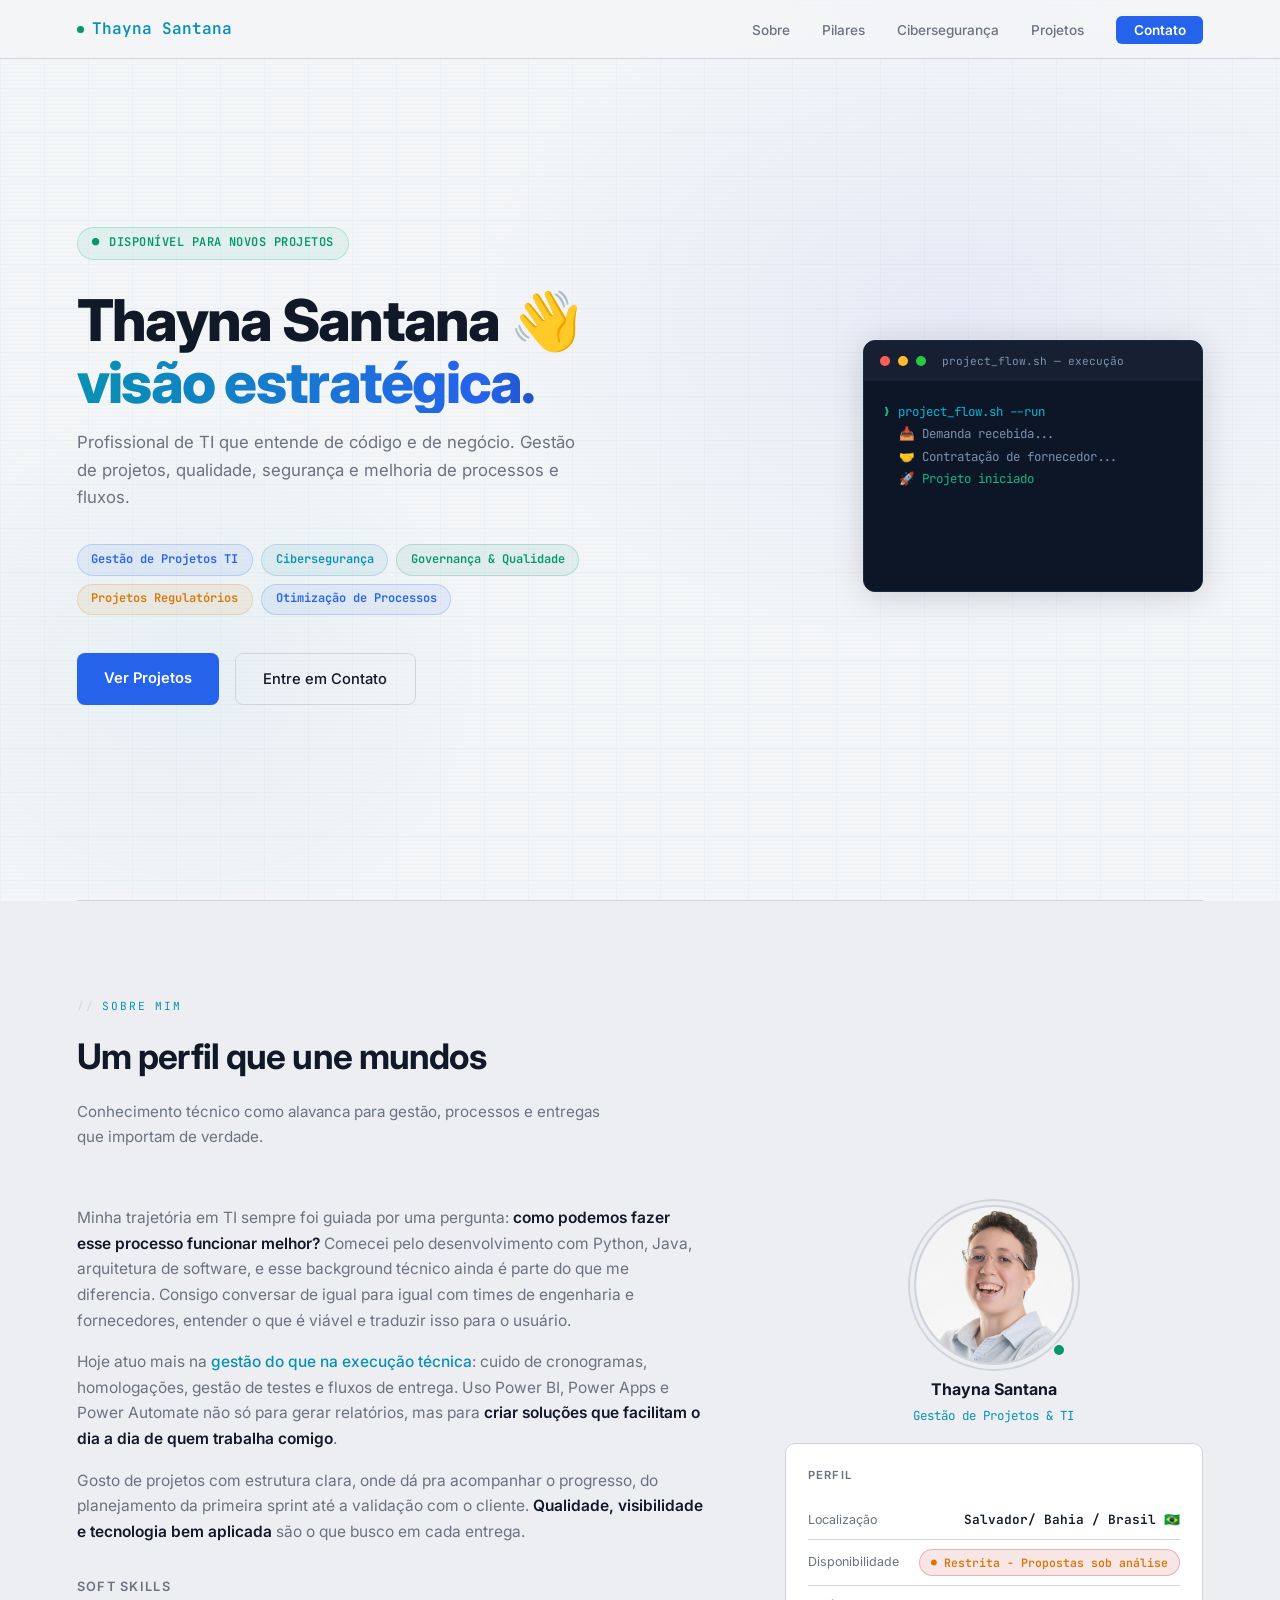
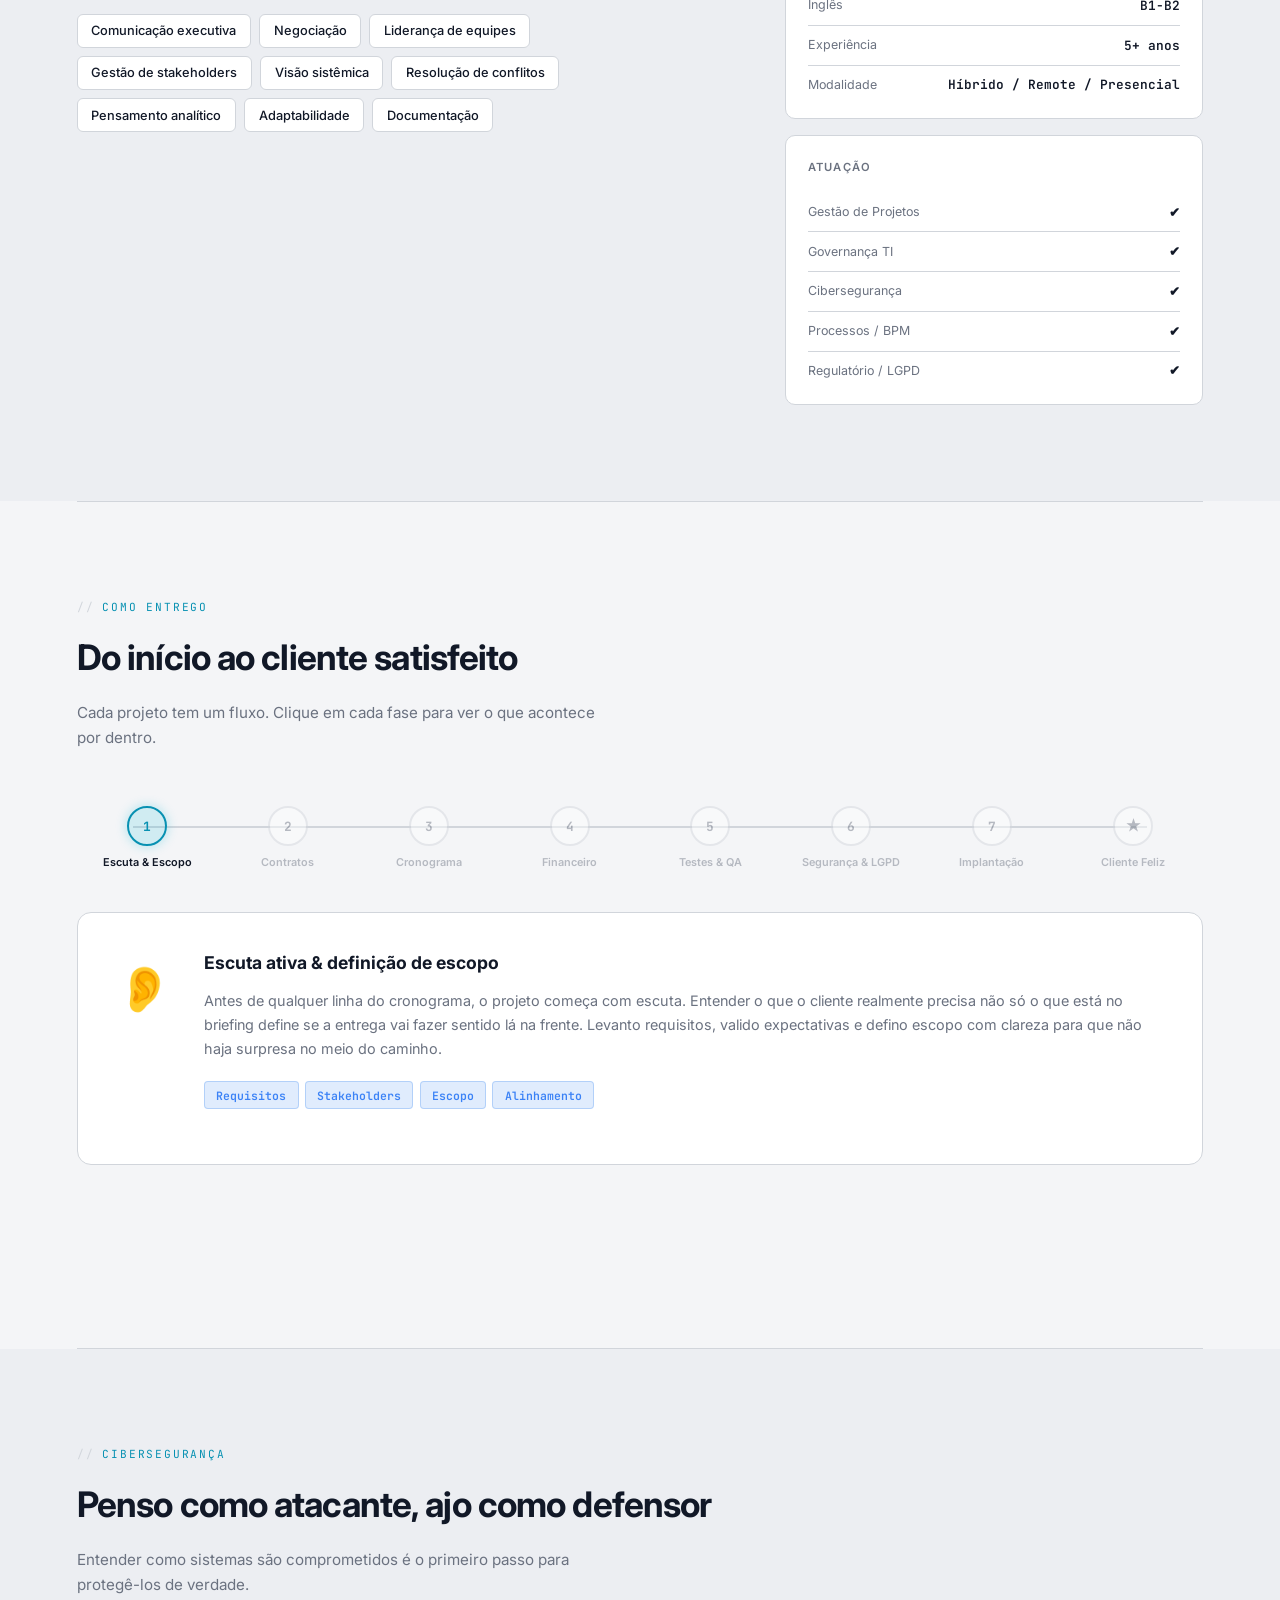
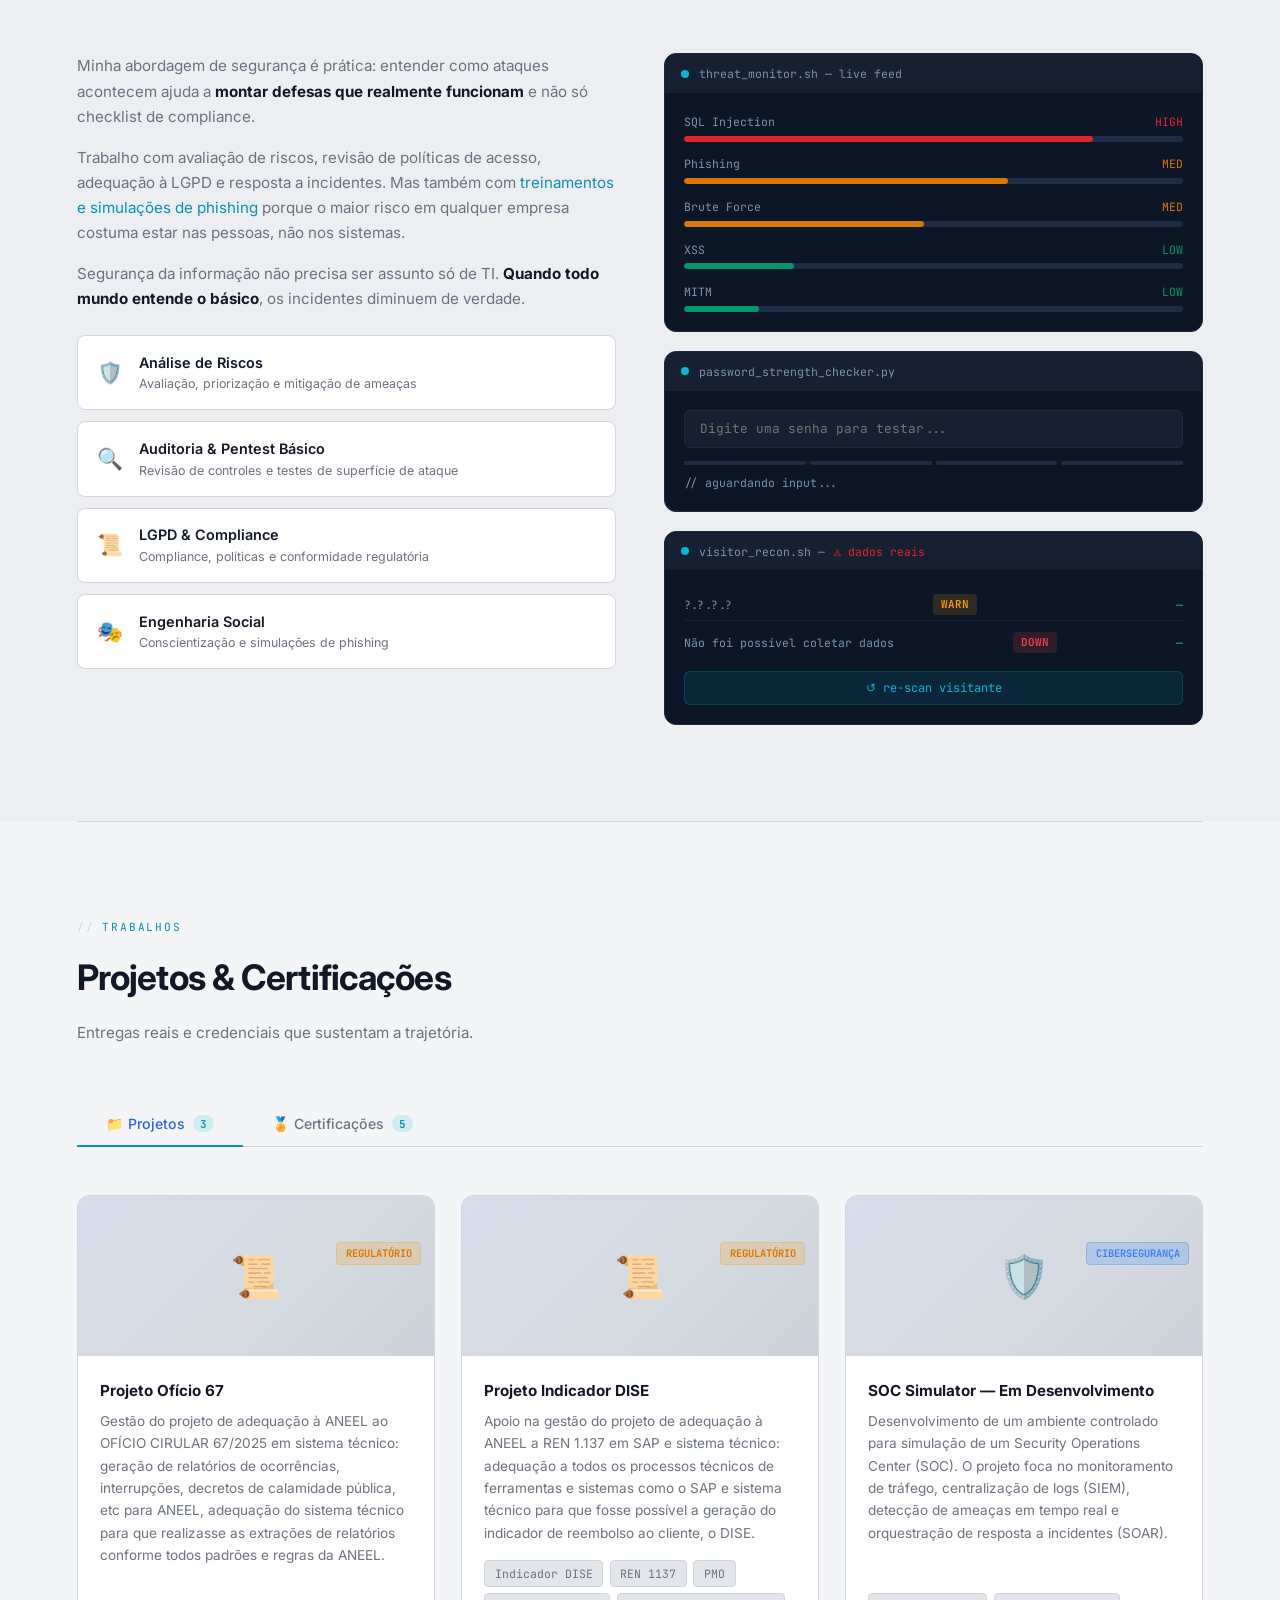
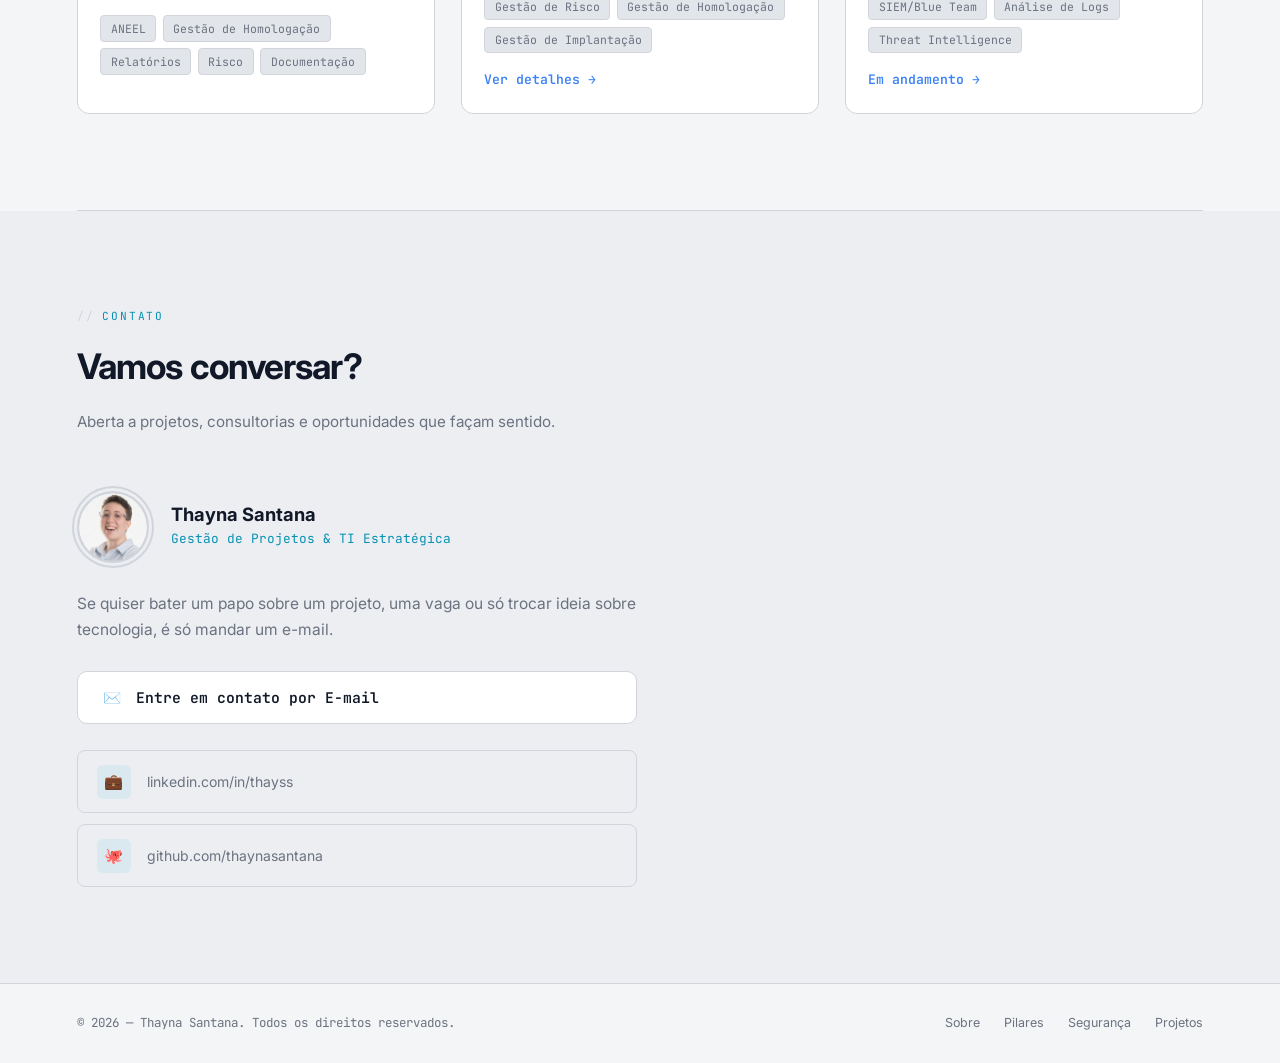
<file: index.html>
<!DOCTYPE html>
<html lang="pt-BR">

<head>
  <meta charset="UTF-8" />
  <meta name="viewport" content="width=device-width, initial-scale=1.0" />
  <title>Thayna-Portfolio</title>
  <link rel="preconnect" href="https://fonts.googleapis.com" />
  <link
    href="https://fonts.googleapis.com/css2?family=Inter:wght@300;400;500;600;700;800&family=JetBrains+Mono:wght@400;600&display=swap"
    rel="stylesheet" />
  <link rel="stylesheet" href="style.css">
  <link rel="shortcut icon" href="https://cdn-icons-png.flaticon.com/512/8390/8390862.png" type="image/x-icon">
</head>

<body>

  <!-- NAV -->
  <nav>
    <div class="nav-logo">
      <div class="nav-logo-dot"></div>
      Thayna Santana
    </div>
    <ul class="nav-links">
      <li><a href="#sobre">Sobre</a></li>
      <li><a href="#pilares">Pilares</a></li>
      <li><a href="#cyber">Cibersegurança</a></li>
      <li><a href="#trabalhos">Projetos</a></li>
      <li><a href="#contato" class="nav-cta">Contato</a></li>
    </ul>
  </nav>

  <!-- HERO -->
  <section id="hero">
    <div class="hero-scanlines"></div>
    <div class="hero-glow"></div>
    <div class="hero-grid"></div>
    <div class="hero-inner">
      <div class="hero-content">
        <div class="hero-status">DISPONÍVEL PARA NOVOS PROJETOS</div>
        <h1 class="hero-title">
          <span class="line1">Thayna Santana 👋</span>
          <span class="line2">visão estratégica.</span>
        </h1>
        <p class="hero-sub">
          Profissional de TI que entende de código e de negócio. Gestão de projetos, qualidade, segurança e melhoria de
          processos e fluxos.
        </p>
        <div class="hero-pills">
          <span class="pill">Gestão de Projetos TI</span>
          <span class="pill cyan">Cibersegurança</span>
          <span class="pill green">Governança & Qualidade</span>
          <span class="pill amber">Projetos Regulatórios</span>
          <span class="pill">Otimização de Processos</span>
        </div>
        <div class="hero-actions">
          <a href="#trabalhos" class="btn-primary" onclick="openTab('projetos-tab')">Ver Projetos</a>
          <a href="#contato" class="btn-outline">Entre em Contato</a>
        </div>
      </div>

      <!-- Terminal Widget -->
      <div class="hero-terminal-widget">
        <div class="term-bar">
          <div class="term-dot r"></div>
          <div class="term-dot y"></div>
          <div class="term-dot g"></div>
          <span class="term-title">project_flow.sh — execução</span>
        </div>
        <div class="term-body" id="terminal-body">
          <!-- filled by JS -->
        </div>
      </div>
    </div>
  </section>

  <div class="divider"></div>

  <!-- SOBRE -->
  <section id="sobre">
    <div class="section-header reveal">
      <div class="section-label">Sobre mim</div>
      <h2 class="section-title">Um perfil que une mundos</h2>
      <p class="section-desc">Conhecimento técnico como alavanca para gestão, processos e entregas que importam de
        verdade.</p>
    </div>
    <div class="sobre-grid">
      <div class="sobre-text reveal">
        <p>Minha trajetória em TI sempre foi guiada por uma pergunta: <strong>como podemos fazer esse processo funcionar
            melhor?</strong> Comecei pelo desenvolvimento com Python, Java, arquitetura de software, e esse background
          técnico ainda é parte do que me diferencia. Consigo conversar de igual para igual com times de engenharia e
          fornecedores, entender o que é viável e traduzir isso para o usuário.</p>
        <p>Hoje atuo mais na <em>gestão do que na execução técnica</em>: cuido de cronogramas, homologações, gestão de
          testes e fluxos de entrega. Uso Power BI, Power Apps e Power Automate não só para gerar relatórios, mas para
          <strong>criar soluções que facilitam o dia a dia de quem trabalha comigo</strong>.</p>
        <p>Gosto de projetos com estrutura clara, onde dá pra acompanhar o progresso, do planejamento da primeira sprint
          até a validação com o cliente. <strong>Qualidade, visibilidade e tecnologia bem aplicada</strong> são o que
          busco em cada entrega.</p>
        <div class="soft-skills">
          <div class="soft-skills-title">Soft skills</div>
          <div class="soft-tags">
            <span class="soft-tag">Comunicação executiva</span>
            <span class="soft-tag">Negociação</span>
            <span class="soft-tag">Liderança de equipes</span>
            <span class="soft-tag">Gestão de stakeholders</span>
            <span class="soft-tag">Visão sistêmica</span>
            <span class="soft-tag">Resolução de conflitos</span>
            <span class="soft-tag">Pensamento analítico</span>
            <span class="soft-tag">Adaptabilidade</span>
            <span class="soft-tag">Documentação</span>
          </div>
        </div>
      </div>
      <div class="sobre-sidebar">
        <!-- FOTO -->
        <div style="display:flex;flex-direction:column;align-items:center;gap:.7rem;" class="reveal">
          <div class="photo-wrap">
            <div class="photo-ring" id="photo-ring-sobre">
              <img src="foto.png" alt="Thayna Santana"
                onerror="this.style.display='none';document.getElementById('ph-sobre').style.display='flex'" />
              <div class="photo-placeholder" id="ph-sobre" style="display:none">
                <span>🪪</span>
                <span>foto.png<br>não encontrada</span>
              </div>
            </div>
            <div class="photo-online-dot"></div>
          </div>
          <div style="text-align:center;">
            <div style="font-weight:700;font-size:1rem;">Thayna Santana</div>
            <div style="color:var(--cyan);font-size:.78rem;font-family:var(--mono);margin-top:.2rem;">Gestão de Projetos
              & TI</div>
          </div>
        </div>
        <div class="info-card reveal">
          <div class="info-card-title">Perfil</div>
          <div class="info-row"><span class="info-key">Localização</span><span class="info-val">Salvador/ Bahia / Brasil
              🇧🇷</span></div>
          <div class="info-row"><span class="info-key">Disponibilidade</span><span class="status-badge">Restrita -
              Propostas sob análise</span></div>
          <div class="info-row"><span class="info-key">Inglês</span><span class="info-val">B1-B2</span></div>
          <div class="info-row"><span class="info-key">Experiência</span><span class="info-val">5+ anos</span></div>
          <div class="info-row"><span class="info-key">Modalidade</span><span class="info-val">Híbrido / Remote /
              Presencial</span></div>
        </div>
        <div class="info-card reveal">
          <div class="info-card-title">Atuação</div>
          <div class="info-row"><span class="info-key">Gestão de Projetos</span><span class="info-val">✔</span></div>
          <div class="info-row"><span class="info-key">Governança TI</span><span class="info-val">✔</span></div>
          <div class="info-row"><span class="info-key">Cibersegurança</span><span class="info-val">✔</span></div>
          <div class="info-row"><span class="info-key">Processos / BPM</span><span class="info-val">✔</span></div>
          <div class="info-row"><span class="info-key">Regulatório / LGPD</span><span class="info-val">✔</span></div>
        </div>
      </div>
    </div>
  </section>

  <div class="divider"></div>

  <!-- FLUXO DE ENTREGA -->
  <section id="pilares">
    <div class="section-header reveal">
      <div class="section-label">Como entrego</div>
      <h2 class="section-title">Do início ao cliente satisfeito</h2>
      <p class="section-desc">Cada projeto tem um fluxo. Clique em cada fase para ver o que acontece por dentro.</p>
    </div>

    <!-- FLOW STEPS -->
    <div class="flow-wrapper reveal">

      <!-- linha conectora -->
      <div class="flow-track"></div>

      <div class="flow-steps" id="flow-steps">

        <!-- 1 -->
        <div class="flow-step active" data-step="0">
          <div class="flow-dot"><span>1</span></div>
          <div class="flow-label">Escuta & Escopo</div>
        </div>
        <!-- 2 -->
        <div class="flow-step" data-step="1">
          <div class="flow-dot"><span>2</span></div>
          <div class="flow-label">Contratos</div>
        </div>
        <!-- 3 -->
        <div class="flow-step" data-step="2">
          <div class="flow-dot"><span>3</span></div>
          <div class="flow-label">Cronograma</div>
        </div>
        <!-- 4 -->
        <div class="flow-step" data-step="3">
          <div class="flow-dot"><span>4</span></div>
          <div class="flow-label">Financeiro</div>
        </div>
        <!-- 5 -->
        <div class="flow-step" data-step="4">
          <div class="flow-dot"><span>5</span></div>
          <div class="flow-label">Testes & QA</div>
        </div>
        <!-- 6 -->
        <div class="flow-step" data-step="5">
          <div class="flow-dot"><span>6</span></div>
          <div class="flow-label">Segurança & LGPD</div>
        </div>
        <!-- 7 -->
        <div class="flow-step" data-step="6">
          <div class="flow-dot"><span>7</span></div>
          <div class="flow-label">Implantação</div>
        </div>
        <!-- 8 -->
        <div class="flow-step" data-step="7">
          <div class="flow-dot star"><span>★</span></div>
          <div class="flow-label">Cliente Feliz</div>
        </div>

      </div>

      <!-- DETAIL PANEL -->
      <div class="flow-panel-wrap">

        <!-- Painel 0: Escuta & Escopo -->
        <div class="flow-panel active" id="fp-0">
          <div class="fp-icon">👂</div>
          <div class="fp-content">
            <div class="fp-title">Escuta ativa & definição de escopo</div>
            <div class="fp-desc">Antes de qualquer linha do cronograma, o projeto começa com escuta. Entender o que o
              cliente realmente precisa não só o que está no briefing define se a entrega vai fazer sentido lá na
              frente. Levanto requisitos, valido expectativas e defino escopo com clareza para que não haja surpresa no
              meio do caminho.</div>
            <div class="fp-tags"><span class="fptag blue">Requisitos</span><span
                class="fptag blue">Stakeholders</span><span class="fptag blue">Escopo</span><span
                class="fptag blue">Alinhamento</span></div>
          </div>
        </div>

        <!-- Painel 1: Contratos -->
        <div class="flow-panel" id="fp-1">
          <div class="fp-icon">📄</div>
          <div class="fp-content">
            <div class="fp-title">Gestão de contratos & fornecedores</div>
            <div class="fp-desc">Cuido do ciclo completo de contratos: negociação com fornecedores, SLAs, prazos e
              obrigações. Garanto que o que foi acordado está documentado e acompanho de perto se está sendo cumprido.
              Quando algo muda (e muda sempre), processo o aditivo sem perder o controle do projeto.</div>
            <div class="fp-tags"><span class="fptag amber">SLA</span><span class="fptag amber">Fornecedores</span><span
                class="fptag amber">Negociação</span><span class="fptag amber">Aditivos</span></div>
          </div>
        </div>

        <!-- Painel 2: Cronograma INTERATIVO -->
        <div class="flow-panel" id="fp-2">
          <div class="fp-icon">📅</div>
          <div class="fp-content">
            <div class="fp-title">Gestão de cronograma</div>
            <div class="fp-desc">Cronograma não é só uma tabela bonita é o mapa do projeto. Acompanho desvios, antecipo
              gargalos e ajusto sem perder o prazo final de vista. Abaixo um cronograma simulado: <strong>arraste as
                datas</strong> e veja o impacto.</div>
            <div class="gantt-widget">
              <div class="gantt-header">
                <span class="gantt-h-label">Fase</span>
                <div class="gantt-h-weeks" id="gantt-weeks"></div>
              </div>
              <div class="gantt-rows" id="gantt-rows"></div>
              <div class="gantt-hint">💡 Passe o mouse sobre as barras ou arraste para simular mudanças</div>
            </div>
          </div>
        </div>

        <!-- Painel 3: Financeiro -->
        <div class="flow-panel" id="fp-3">
          <div class="fp-icon">💰</div>
          <div class="fp-content">
            <div class="fp-title">Gestão financeira do projeto</div>
            <div class="fp-desc">Orçamento aprovado não é garantia de orçamento cumprido. Faço o acompanhamento de
              custos por fase, controlo o consumo de horas e recursos, e gero visibilidade para a gestão tomar decisões
              com dados. Quando o projeto está no vermelho, prefiro falar antes que o problema apareça na fatura.</div>
            <div class="fp-tags"><span class="fptag green">Budget</span><span class="fptag green">Custos</span><span
                class="fptag green">Relatórios</span><span class="fptag green">Previsão</span></div>
            <div class="budget-bars">
              <div class="bbar-row"><span class="bbar-label">Infraestrutura</span>
                <div class="bbar-track">
                  <div class="bbar-fill" style="width:72%;background:var(--green)"></div>
                </div><span class="bbar-pct">72%</span>
              </div>
              <div class="bbar-row"><span class="bbar-label">Licenças</span>
                <div class="bbar-track">
                  <div class="bbar-fill" style="width:58%;background:var(--blue)"></div>
                </div><span class="bbar-pct">58%</span>
              </div>
              <div class="bbar-row"><span class="bbar-label">Equipe</span>
                <div class="bbar-track">
                  <div class="bbar-fill" style="width:88%;background:var(--amber)"></div>
                </div><span class="bbar-pct">88%</span>
              </div>
              <div class="bbar-row"><span class="bbar-label">Contingência</span>
                <div class="bbar-track">
                  <div class="bbar-fill" style="width:30%;background:var(--cyan)"></div>
                </div><span class="bbar-pct">30%</span>
              </div>
            </div>
          </div>
        </div>

        <!-- Painel 4: Testes -->
        <div class="flow-panel" id="fp-4">
          <div class="fp-icon">🧪</div>
          <div class="fp-content">
            <div class="fp-title">Gestão de testes & qualidade</div>
            <div class="fp-desc">Homologação não é a última etapa é o momento de provar que o que foi desenvolvido
              funciona de verdade. Estruturo planos de teste, acompanho a execução, registro evidências e valido junto
              ao cliente antes de qualquer go-live. Qualidade não é auditada no final; é construída durante todo o
              projeto.</div>
            <div class="fp-tags"><span class="fptag cyan">Plano de Testes</span><span
                class="fptag cyan">Homologação</span><span class="fptag cyan">Evidências</span><span
                class="fptag cyan">UAT</span></div>
            <div class="test-checklist">
              <div class="tcheck done">✓ Casos de teste definidos</div>
              <div class="tcheck done">✓ Ambiente de homologação configurado</div>
              <div class="tcheck done">✓ Testes executados e evidenciados</div>
              <div class="tcheck done">✓ Aprovação formal do cliente</div>
              <div class="tcheck pending">◷ Regressão pós-implantação</div>
            </div>
          </div>
        </div>

        <!-- Painel 5: Segurança & LGPD -->
        <div class="flow-panel" id="fp-5">
          <div class="fp-icon">🔐</div>
          <div class="fp-content">
            <div class="fp-title">Segurança, LGPD & Compliance</div>
            <div class="fp-desc">Conformidade não é burocracia é proteção para o projeto e para o cliente. Garanto que
              as entregas passam pelos critérios de segurança da informação, privacidade de dados (LGPD) e conformidade
              regulatória exigidos. Isso entra no projeto desde o planejamento, não só na auditoria final.</div>
            <div class="fp-tags"><span class="fptag red">LGPD</span><span class="fptag red">ISO 27001</span><span
                class="fptag red">Compliance</span><span class="fptag red">Risco</span></div>
            <div class="compliance-checks">
              <div class="comp-item"><span class="comp-ico ok">✓</span><span>Mapeamento de dados pessoais</span></div>
              <div class="comp-item"><span class="comp-ico ok">✓</span><span>Análise de risco de segurança</span></div>
              <div class="comp-item"><span class="comp-ico ok">✓</span><span>Políticas de acesso e controle</span></div>
              <div class="comp-item"><span class="comp-ico ok">✓</span><span>Conformidade regulatória validada</span>
              </div>
            </div>
          </div>
        </div>

        <!-- Painel 6: Implantação -->
        <div class="flow-panel" id="fp-6">
          <div class="fp-icon">🚀</div>
          <div class="fp-content">
            <div class="fp-title">Gestão de implantação & cutover</div>
            <div class="fp-desc">O go-live é o momento mais crítico. Planejo o cutover com antecedência: janela de
              implantação, plano de rollback, comunicação com todas as partes e acompanhamento em tempo real. O objetivo
              é sempre implantar sem impacto para o usuário final e com evidência de que tudo funcionou.</div>
            <div class="fp-tags"><span class="fptag amber">Cutover</span><span class="fptag amber">Rollback</span><span
                class="fptag amber">Go-Live</span><span class="fptag amber">Monitoramento</span></div>
            <div class="deploy-steps">
              <div class="ds-step done"><span class="ds-n">01</span><span>Plano de cutover aprovado</span></div>
              <div class="ds-step done"><span class="ds-n">02</span><span>Comunicação enviada aos times</span></div>
              <div class="ds-step done"><span class="ds-n">03</span><span>Janela de implantação executada</span></div>
              <div class="ds-step done"><span class="ds-n">04</span><span>Validação pós-implantação</span></div>
              <div class="ds-step done"><span class="ds-n">05</span><span>Projeto entregue com qualidade ✓</span></div>
            </div>
          </div>
        </div>

        <!-- Painel 7: Cliente Feliz -->
        <div class="flow-panel" id="fp-7">
          <div class="fp-icon">⭐</div>
          <div class="fp-content">
            <div class="fp-title">Satisfação & experiência do cliente</div>
            <div class="fp-desc">O projeto não termina na implantação termina quando o cliente confirma que o que foi
              entregue resolve o problema que ele tinha lá no começo. Por isso a escuta ativa nunca para: começa no
              levantamento de requisitos e segue até o encerramento formal. Um cliente satisfeito é a melhor métrica de
              sucesso.</div>
            <div class="fp-tags"><span class="fptag green">NPS</span><span class="fptag green">Experiência</span><span
                class="fptag green">Escuta Ativa</span><span class="fptag green">Encerramento</span></div>
            <div class="stars-row">
              <span class="big-star">⭐</span><span class="big-star">⭐</span><span class="big-star">⭐</span><span
                class="big-star">⭐</span><span class="big-star">⭐</span>
              <span class="star-label">Cliente satisfeito. Projeto encerrado.</span>
            </div>
          </div>
        </div>

      </div><!-- end flow-panel-wrap -->
    </div><!-- end flow-wrapper -->
  </section>

  <div class="divider"></div>

  <!-- CIBERSEGURANÇA + HACKER GADGETS -->
  <section id="cyber">
    <div class="section-header reveal">
      <div class="section-label">Cibersegurança</div>
      <h2 class="section-title">Penso como atacante, ajo como defensor</h2>
      <p class="section-desc">Entender como sistemas são comprometidos é o primeiro passo para protegê-los de verdade.
      </p>
    </div>
    <div class="cyber-layout">
      <div class="cyber-text reveal">
        <p>Minha abordagem de segurança é prática: entender como ataques acontecem ajuda a <strong>montar defesas que
            realmente funcionam</strong> e não só checklist de compliance.</p>
        <p>Trabalho com avaliação de riscos, revisão de políticas de acesso, adequação à LGPD e resposta a incidentes.
          Mas também com <em>treinamentos e simulações de phishing</em> porque o maior risco em qualquer empresa costuma
          estar nas pessoas, não nos sistemas.</p>
        <p>Segurança da informação não precisa ser assunto só de TI. <strong>Quando todo mundo entende o
            básico</strong>, os incidentes diminuem de verdade.</p>
        <div class="cyber-domains">
          <div class="cyber-domain">
            <div class="cyber-domain-icon">🛡️</div>
            <div>
              <div class="cyber-domain-name">Análise de Riscos</div>
              <div class="cyber-domain-sub">Avaliação, priorização e mitigação de ameaças</div>
            </div>
          </div>
          <div class="cyber-domain">
            <div class="cyber-domain-icon">🔍</div>
            <div>
              <div class="cyber-domain-name">Auditoria & Pentest Básico</div>
              <div class="cyber-domain-sub">Revisão de controles e testes de superfície de ataque</div>
            </div>
          </div>
          <div class="cyber-domain">
            <div class="cyber-domain-icon">📜</div>
            <div>
              <div class="cyber-domain-name">LGPD & Compliance</div>
              <div class="cyber-domain-sub">Compliance, políticas e conformidade regulatória</div>
            </div>
          </div>
          <div class="cyber-domain">
            <div class="cyber-domain-icon">🎭</div>
            <div>
              <div class="cyber-domain-name">Engenharia Social</div>
              <div class="cyber-domain-sub">Conscientização e simulações de phishing</div>
            </div>
          </div>
        </div>
      </div>

      <!-- GADGETS COLUNA -->
      <div class="gadgets-col reveal">

        <!-- Gadget 1: Threat Level -->
        <div class="gadget">
          <div class="gadget-header">
            <div class="dot"></div>
            threat_monitor.sh — live feed
          </div>
          <div class="gadget-body">
            <div class="threat-bars" id="threat-bars">
              <div class="threat-row">
                <div class="threat-label"><span>SQL Injection</span><span style="color:var(--red)">HIGH</span></div>
                <div class="threat-track">
                  <div class="threat-fill" style="width:0%;background:var(--red)" data-w="82%"></div>
                </div>
              </div>
              <div class="threat-row">
                <div class="threat-label"><span>Phishing</span><span style="color:var(--amber)">MED</span></div>
                <div class="threat-track">
                  <div class="threat-fill" style="width:0%;background:var(--amber)" data-w="65%"></div>
                </div>
              </div>
              <div class="threat-row">
                <div class="threat-label"><span>Brute Force</span><span style="color:var(--amber)">MED</span></div>
                <div class="threat-track">
                  <div class="threat-fill" style="width:0%;background:var(--amber)" data-w="48%"></div>
                </div>
              </div>
              <div class="threat-row">
                <div class="threat-label"><span>XSS</span><span style="color:var(--green)">LOW</span></div>
                <div class="threat-track">
                  <div class="threat-fill" style="width:0%;background:var(--green)" data-w="22%"></div>
                </div>
              </div>
              <div class="threat-row">
                <div class="threat-label"><span>MITM</span><span style="color:var(--green)">LOW</span></div>
                <div class="threat-track">
                  <div class="threat-fill" style="width:0%;background:var(--green)" data-w="15%"></div>
                </div>
              </div>
            </div>
          </div>
        </div>

        <!-- Gadget 2: Password Strength -->
        <div class="gadget">
          <div class="gadget-header">
            <div class="dot"></div>
            password_strength_checker.py
          </div>
          <div class="gadget-body">
            <div class="pw-checker">
              <input class="pw-field" type="text" id="pw-input" placeholder="Digite uma senha para testar..."
                oninput="checkPw(this.value)" autocomplete="off" spellcheck="false" />
              <div class="pw-bars">
                <div class="pw-bar" id="pw-b1"></div>
                <div class="pw-bar" id="pw-b2"></div>
                <div class="pw-bar" id="pw-b3"></div>
                <div class="pw-bar" id="pw-b4"></div>
              </div>
              <div class="pw-label" id="pw-label">// aguardando input...</div>
            </div>
          </div>
        </div>

        <!-- Gadget 3: Ping Scanner com dados reais do visitante -->
        <div class="gadget">
          <div class="gadget-header">
            <div class="dot"></div>
            visitor_recon.sh — <span style="color:var(--red)">⚠ dados reais</span>
          </div>
          <div class="gadget-body">
            <div class="ping-list" id="ping-list">
              <div class="ping-row"><span class="ping-host">Carregando...</span><span
                  class="ping-status warn">...</span><span class="ping-ms">—</span></div>
            </div>
            <button class="ping-btn" onclick="rescan()">↺ re-scan visitante</button>
          </div>
        </div>

      </div>
    </div>
  </section>

  <div class="divider"></div>

  <!-- PROJETOS + CERTS -->
  <section id="trabalhos">
    <div class="section-header reveal">
      <div class="section-label">Trabalhos</div>
      <h2 class="section-title">Projetos & Certificações</h2>
      <p class="section-desc">Entregas reais e credenciais que sustentam a trajetória.</p>
    </div>
    <div class="tabs-nav reveal">
      <button class="tab-btn active" id="projetos-tab" onclick="openTab('projetos-tab')">📁 Projetos <span
          class="tab-count">3</span></button>
      <button class="tab-btn" id="certs-tab" onclick="openTab('certs-tab')">🏅 Certificações <span
          class="tab-count">5</span></button>
    </div>

    <!-- PROJETOS -->
    <div class="tab-panel active" id="panel-projetos-tab">
      <div class="projects-grid">
        <div class="project-card reveal">
          <div class="project-thumb">📜<div class="project-type"><span class="type-badge reg">Regulatório</span></div>
          </div>
          <div class="project-body">
            <div class="project-title">Projeto Ofício 67</div>
            <div class="project-desc">Gestão do projeto de adequação à ANEEL ao OFÍCIO CIRULAR 67/2025 em sistema
              técnico: geração de relatórios de ocorrências, interrupções, decretos de calamidade pública, etc para
              ANEEL, adequação do sistema técnico para que realizasse as extrações de relatórios conforme todos padrões
              e regras da ANEEL.</div>
            <div class="project-stack"><span class="tag">ANEEL</span><span class="tag">Gestão de Homologação</span><span
                class="tag">Relatórios</span><span class="tag">Risco</span><span class="tag">Documentação</span></div>
          </div>
        </div>
        <div class="project-card reveal">
          <div class="project-thumb">📜<div class="project-type"><span class="type-badge reg">Regulatório</span></div>
          </div>
          <div class="project-body">
            <div class="project-title">Projeto Indicador DISE</div>
            <div class="project-desc">Apoio na gestão do projeto de adequação à ANEEL a REN 1.137 em SAP e sistema
              técnico: adequação a todos os processos técnicos de ferramentas e sistemas como o SAP e sistema técnico
              para que fosse possível a geração do indicador de reembolso ao cliente, o DISE.</div>
            <div class="project-stack"><span class="tag">Indicador DISE</span><span class="tag">REN 1137</span><span
                class="tag">PMO</span><span class="tag">Gestão de Risco</span><span class="tag">Gestão de
                Homologação</span><span class="tag">Gestão de Implantação</span></div>
            <a href="#" class="project-link">Ver detalhes →</a>
          </div>
        </div>
        <div class="project-card reveal">
          <div class="project-thumb">🛡️<div class="project-type"><span class="type-badge gov">Cibersegurança</span>
            </div>
          </div>
          <div class="project-body">
            <div class="project-title">SOC Simulator — Em Desenvolvimento</div>
            <div class="project-desc">
              Desenvolvimento de um ambiente controlado para simulação de um Security Operations Center (SOC). O projeto
              foca no monitoramento de tráfego, centralização de logs (SIEM), detecção de ameaças em tempo real e
              orquestração de resposta a incidentes (SOAR).
            </div>
            <div class="project-stack">
              <span class="tag">SIEM/Blue Team</span>
              <span class="tag">Análise de Logs</span>
              <span class="tag">Threat Intelligence</span>
            </div>
            <a href="#" class="project-link">Em andamento →</a>
          </div>
        </div>
      </div>
    </div>

    <!-- CERTIFICAÇÕES -->
    <div class="tab-panel" id="panel-certs-tab">
      <div class="cert-grid">
        <div class="cert-card reveal">
          <div class="cert-logo">⚙️</div>
          <div class="cert-body">
            <div class="cert-title">Engenharia de Prompts</div>
            <div class="cert-issuer">Asimov Academy</div>
            <div class="cert-date">Emitido: Ago 2022</div>
            <div class="cert-tags"><span class="tag">IA</span><span class="tag">Engenharia de Prompt/Prompt
                Engineering</span></div>
            <a target="_blank" href="https://hub.asimov.academy/validar-certificado/76efdc48-2484-4d6e-a934-0105854cccfa/"
              class="cert-link">Ver credencial →</a>
          </div>
        </div>
        <div class="cert-card reveal">
          <div class="cert-logo">📋</div>
          <div class="cert-body">
            <div class="cert-title">Scrum Fundamentals Certified</div>
            <div class="cert-issuer">Vabro.ai and VMEdu.com (Scrum/Kanban/AI/Business Analysis/OKRs/Six Sigma/Sales and
              Marketing etc.)</div>
            <div class="cert-date">Emitido: Mai 2024</div>
            <div class="cert-tags"><span class="tag">SCRUM</span><span class="tag">Project Manager</span><span
                class="tag">Methodology Agile</span></div>
            <a target="_blank" href="https://www.linkedin.com/in/thayss/overlay/Certifications/1310195018/treasury/?profileId=ACoAADNu6e8BIXC3A3d87_9uCkvNszMHVx4mckY"
              class="cert-link">Ver credencial →</a>
          </div>
        </div>
        <div class="cert-card reveal">
          <div class="cert-logo">👩‍💻</div>
          <div class="cert-body">
            <div class="cert-title">Formação Desenvolvedor PowerApps</div>
            <div class="cert-issuer">Danilo Ciciliotti - MVP Microsoft</div>
            <div class="cert-date">Emitido: Set 2025</div>
            <div class="cert-tags"><span class="tag">Microsoft PowerApps</span><span class="tag">Power Plataform</span>
            </div>
            <a target="_blank" href="https://www.linkedin.com/posts/thayss_certificado-power-apps-ugcPost-7435128194690732032-AmZX/?utm_source=share&utm_medium=member_desktop&rcm=ACoAADNu6e8BIXC3A3d87_9uCkvNszMHVx4mckY"
              class="cert-link">Ver credencial →</a>
          </div>
        </div>
        <div class="cert-card reveal">
          <div class="cert-logo">☁️</div>
          <div class="cert-body">
            <div class="cert-title">Data Analyst</div>
            <div class="cert-issuer">Google</div>
            <div class="cert-date">Emitido: Fev 2024</div>
            <div class="cert-tags"><span class="tag">Analytical Skills</span><span class="tag">SQL</span><span
                class="tag">Fundamentos</span><span class="tag">Data Analysis Software</span><span class="tag">Data
                Visualization Software</span><span class="tag">Data Processing</span></div>
            <a href="https://www.coursera.org/account/accomplishments/verify/7QTT8BWLSTBV" class="cert-link">Ver
              credencial →</a>
          </div>
        </div>
        <div class="cert-card reveal">
          <div class="cert-logo">‍💻</div>
          <div class="cert-body">
            <div class="cert-title">Technical Support Fundamentals</div>
            <div class="cert-issuer">Google</div>
            <div class="cert-date">Emitido: Ago 2022</div>
            <div class="cert-tags"><span class="tag">Computer Hardware</span><span class="tag">Desktop
                Support</span><span class="tag">Network Support</span><span class="tag">Software
                Documentation</span><span class="tag">Computer Systems</span><span class="tag">Linux</span><span
                class="tag">Package and Software Management</span><span class="tag">Customer Support</span><span
                class="tag">Information Technology</span><span class="tag">Technical Writing</span></div>
            <a href="https://www.coursera.org/account/accomplishments/verify/ELN4HMHZHRKN" class="cert-link">Ver
              credencial →</a>
          </div>
        </div>
      </div>
    </div>
  </section>

  <div class="divider"></div>

  <!-- CONTATO -->
  <section id="contato">
    <div class="section-header reveal">
      <div class="section-label">Contato</div>
      <h2 class="section-title">Vamos conversar?</h2>
      <p class="section-desc">Aberta a projetos, consultorias e oportunidades que façam sentido.</p>
    </div>
    <div class="contact-simple reveal">
      <div class="contact-photo-wrap">
        <div class="photo-ring-sm">
          <img src="foto.png" alt="Thayna Santana" style="width:100%;height:100%;object-fit:cover;border-radius:50%;"
            onerror="this.style.display='none'" />
        </div>
        <div class="contact-name-block">
          <div class="cname">Thayna Santana</div>
          <div class="crole">Gestão de Projetos & TI Estratégica</div>
        </div>
      </div>
      <p class="contact-msg">Se quiser bater um papo sobre um projeto, uma vaga ou só trocar ideia sobre tecnologia, é
        só mandar um e-mail.</p>
      <button class="copy-email-btn" onclick="copyEmail()" id="copy-btn">
        <span id="copy-icon">✉️</span>
        <span id="copy-text">Entre em contato por E-mail</span>
      </button>
      <div class="contact-also">
        <a href="https://linkedin.com/in/thayss" target="_blank" class="contact-link">
          <div class="contact-link-icon">💼</div>linkedin.com/in/thayss
        </a>
        <a href="https://github.com/thaynasantana" target="_blank" class="contact-link">
          <div class="contact-link-icon">🐙</div>github.com/thaynasantana
        </a>
      </div>
    </div>
  </section>

  <!-- FOOTER -->
  <footer>
    <span>© 2026 — Thayna Santana. Todos os direitos reservados.</span>
    <div class="footer-right">
      <a href="#sobre">Sobre</a>
      <a href="#pilares">Pilares</a>
      <a href="#cyber">Segurança</a>
      <a href="#trabalhos">Projetos</a>
    </div>
  </footer>
  <script src="script.js"></script>
</body>

</html>
</file>
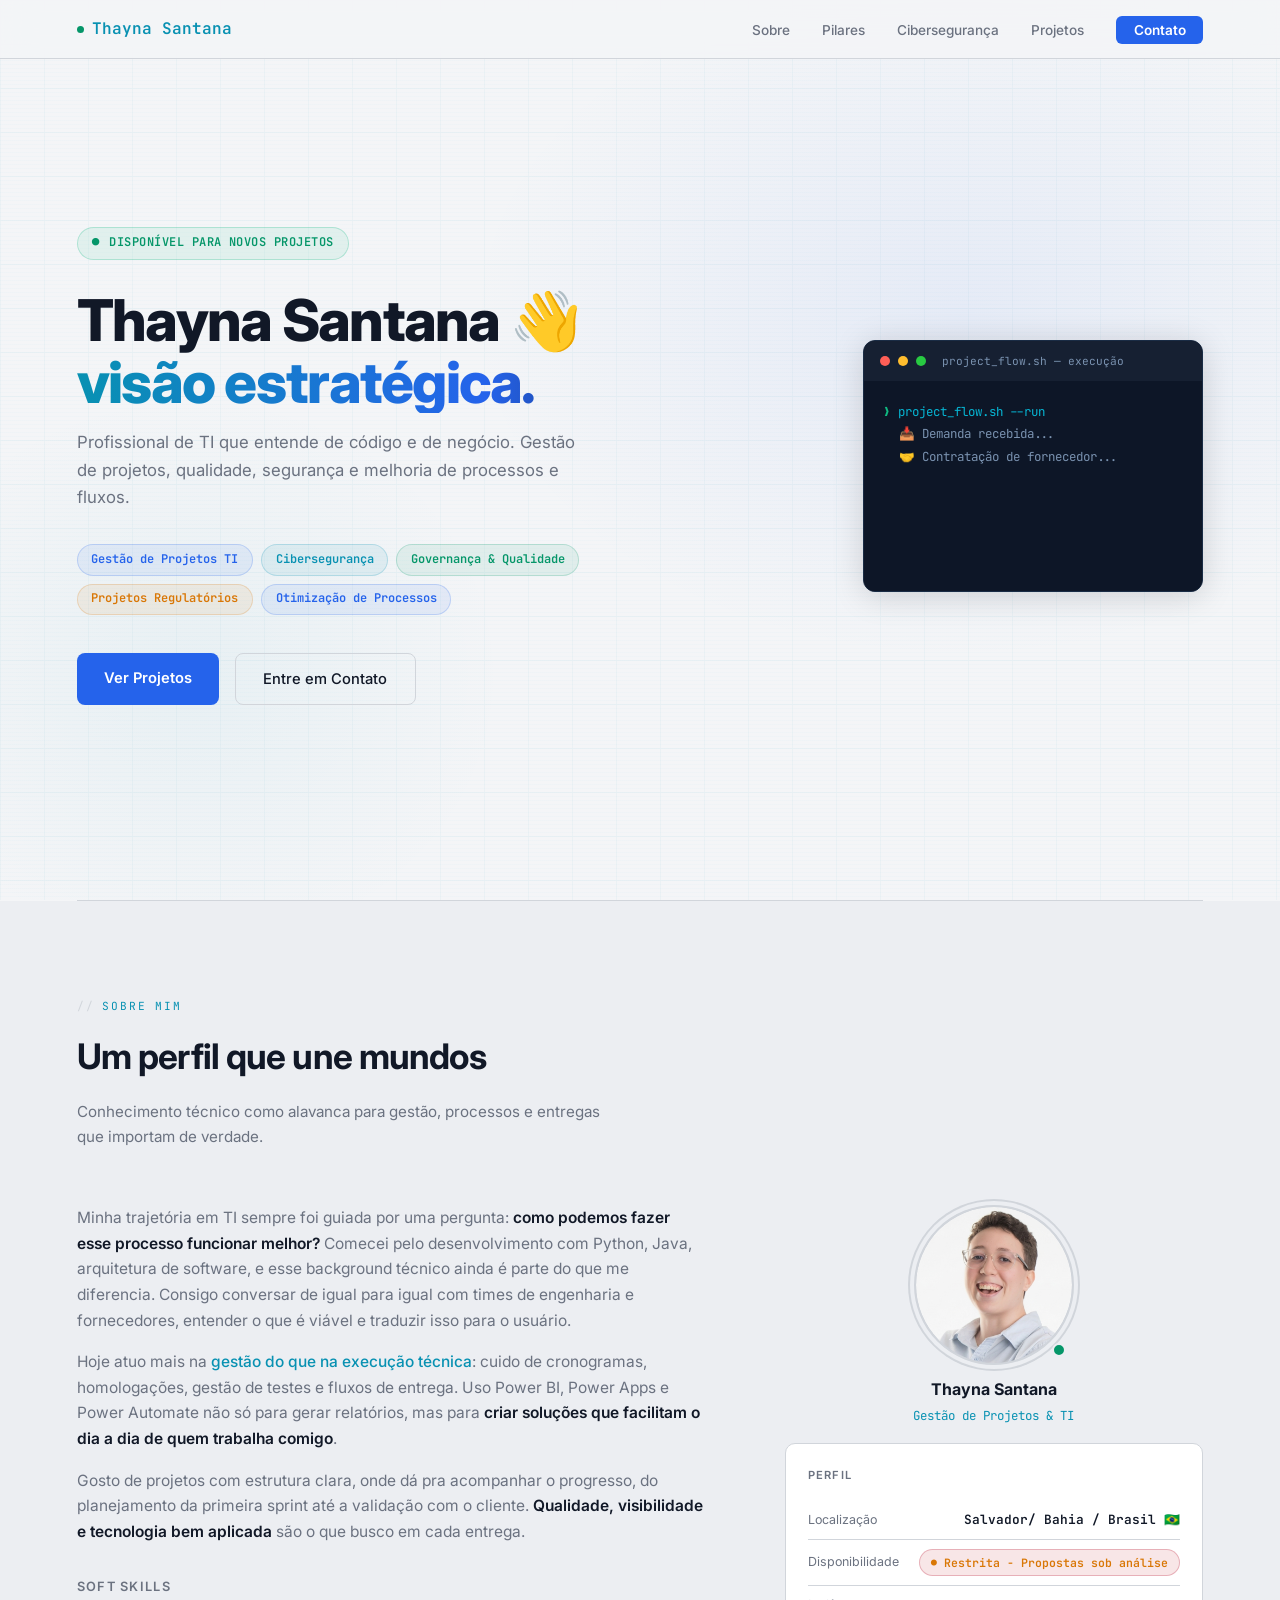
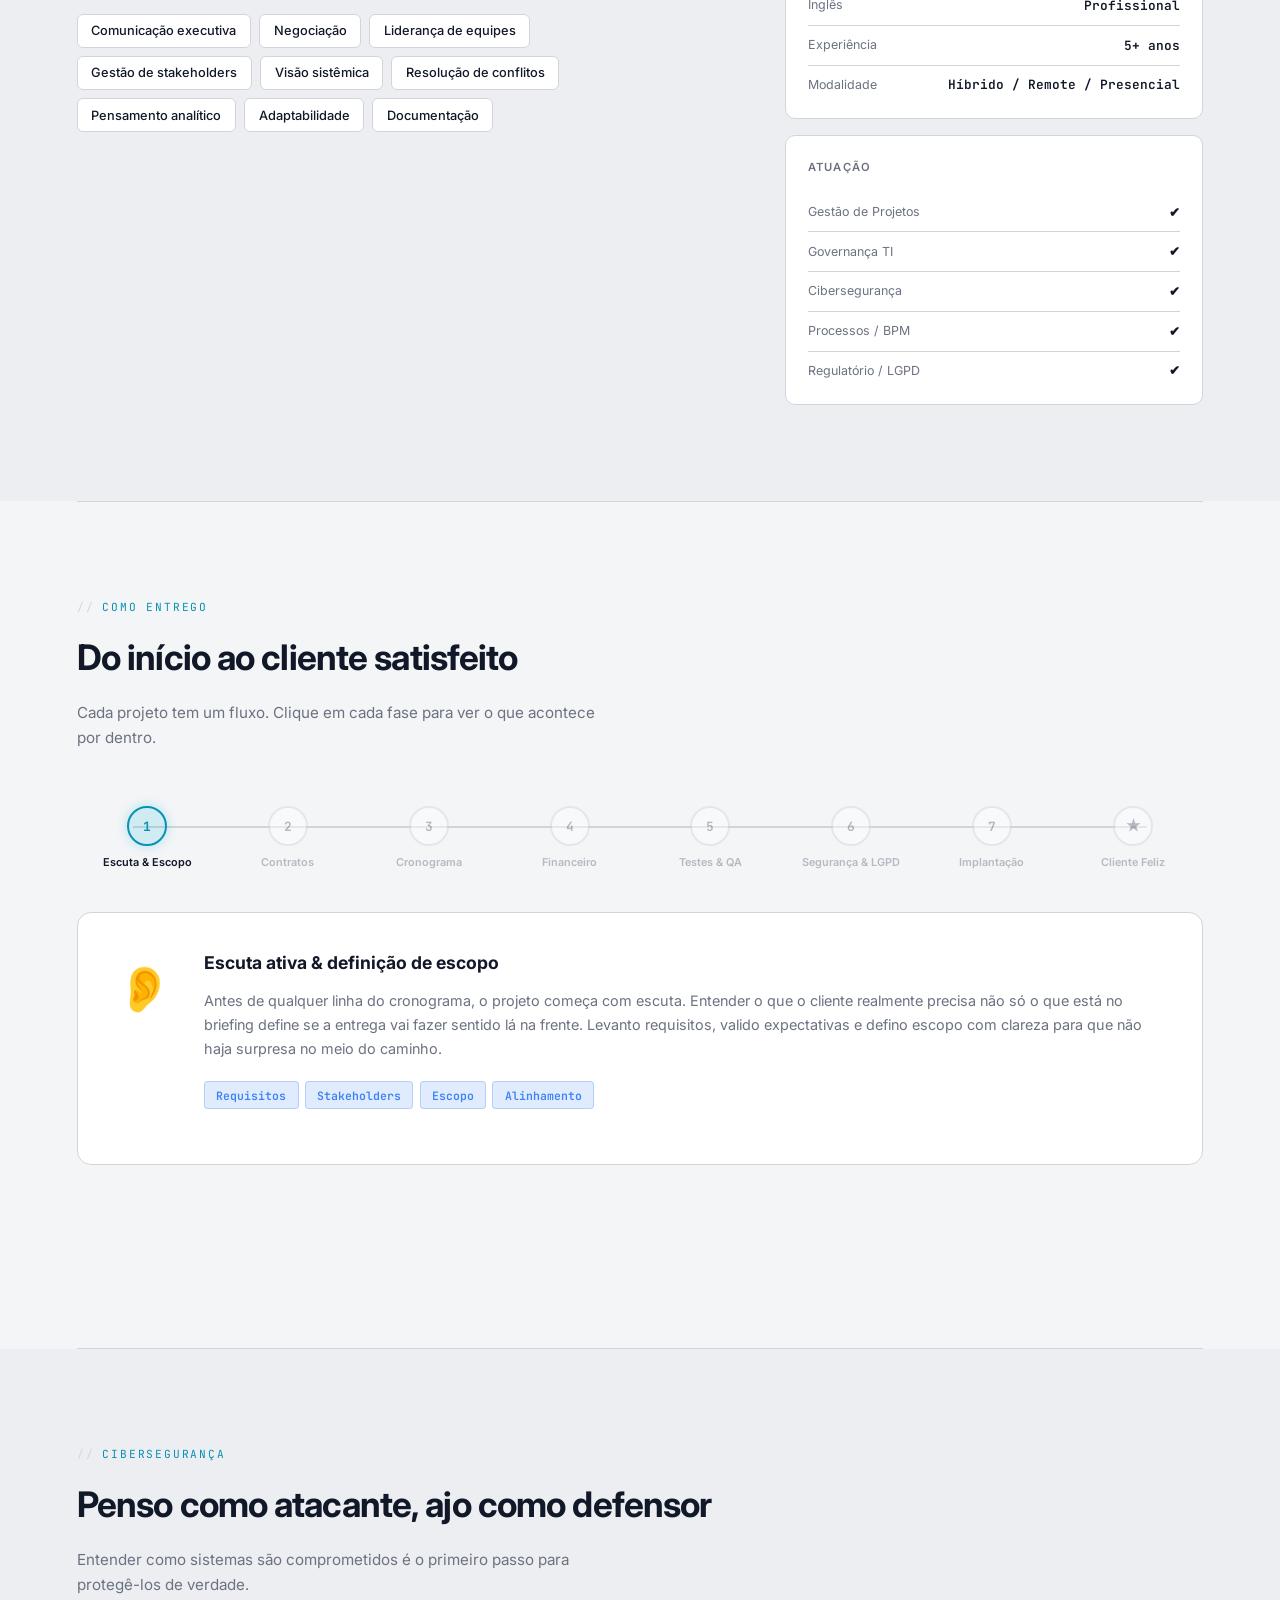
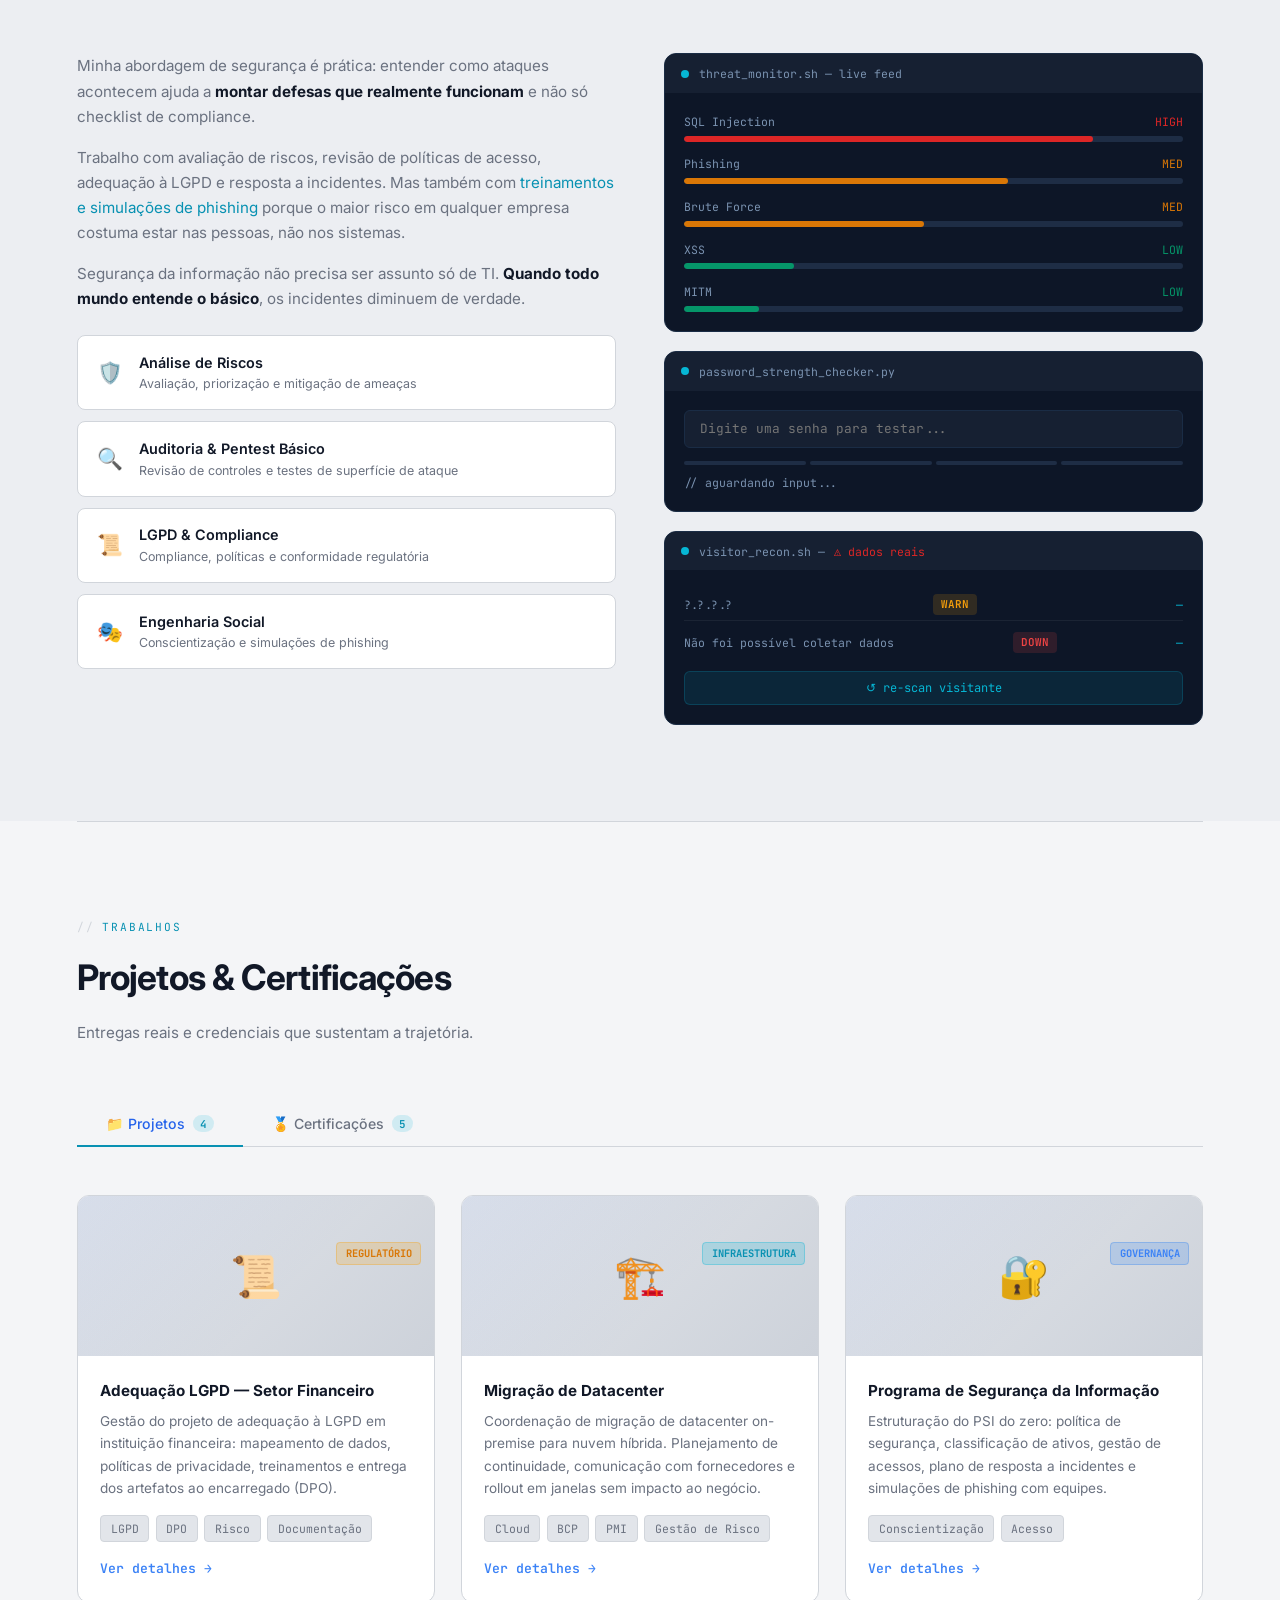
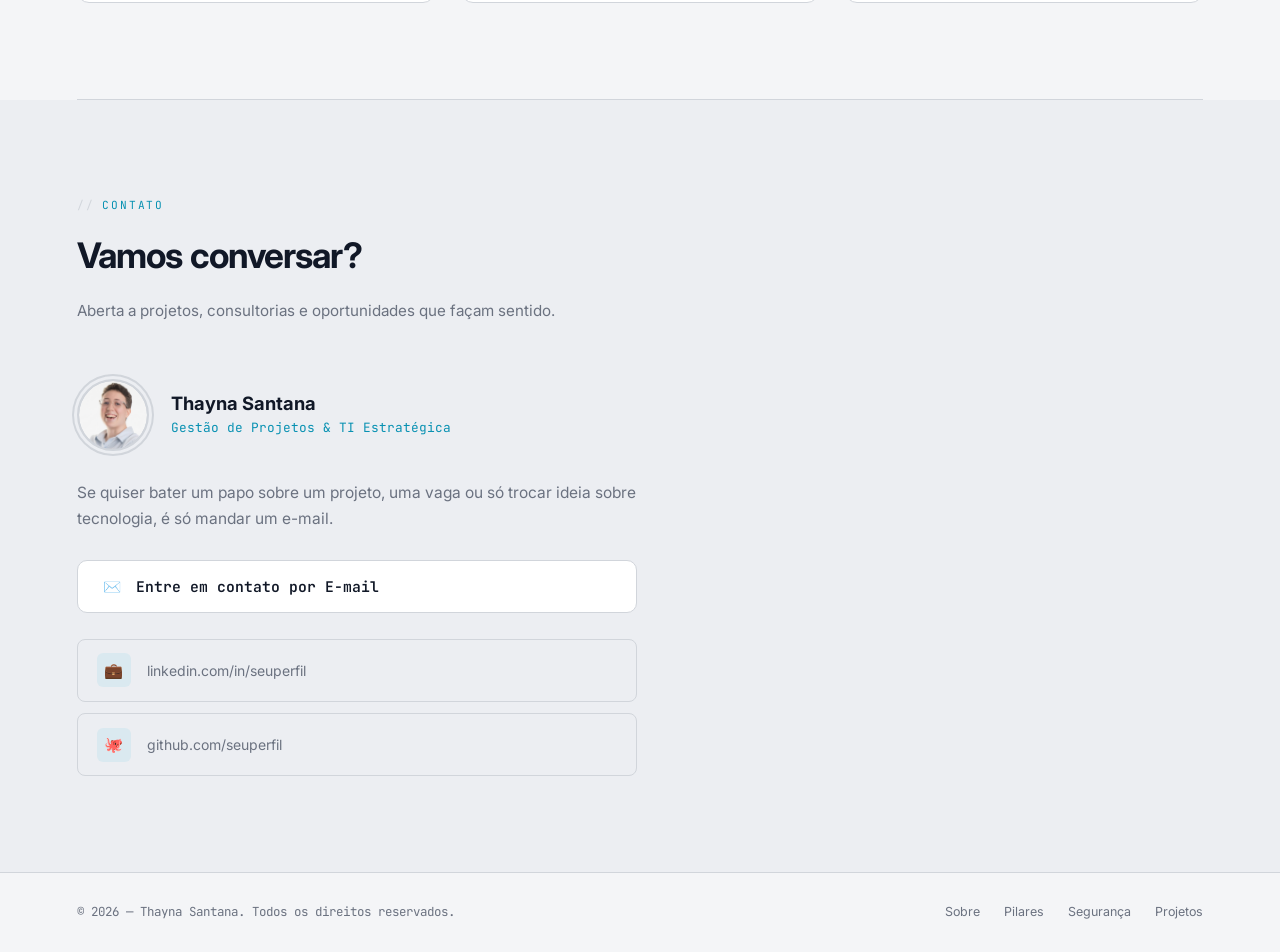
<file: portfolio.html>
<!DOCTYPE html>
<html lang="pt-BR">
<head>
  <meta charset="UTF-8"/>
  <meta name="viewport" content="width=device-width, initial-scale=1.0"/>
  <title>Thayna Santana — TI Estratégica</title>
  <link rel="preconnect" href="https://fonts.googleapis.com"/>
  <link href="https://fonts.googleapis.com/css2?family=Inter:wght@300;400;500;600;700;800&family=JetBrains+Mono:wght@400;600&display=swap" rel="stylesheet"/>
  <link rel="stylesheet" href="style.css">
</head>
<body>

<!-- NAV -->
<nav>
  <div class="nav-logo">
    <div class="nav-logo-dot"></div>
    Thayna Santana
  </div>
  <ul class="nav-links">
    <li><a href="#sobre">Sobre</a></li>
    <li><a href="#pilares">Pilares</a></li>
    <li><a href="#cyber">Cibersegurança</a></li>
    <li><a href="#trabalhos">Projetos</a></li>
    <li><a href="#contato" class="nav-cta">Contato</a></li>
  </ul>
</nav>

<!-- HERO -->
<section id="hero">
  <div class="hero-scanlines"></div>
  <div class="hero-glow"></div>
  <div class="hero-grid"></div>
  <div class="hero-inner">
    <div class="hero-content">
      <div class="hero-status">DISPONÍVEL PARA NOVOS PROJETOS</div>
      <h1 class="hero-title">
        <span class="line1">Thayna Santana 👋</span>
        <span class="line2">visão estratégica.</span>
      </h1>
      <p class="hero-sub">
        Profissional de TI que entende de código e de negócio. Gestão de projetos, qualidade, segurança e melhoria de processos e fluxos.
      </p>
      <div class="hero-pills">
        <span class="pill">Gestão de Projetos TI</span>
        <span class="pill cyan">Cibersegurança</span>
        <span class="pill green">Governança & Qualidade</span>
        <span class="pill amber">Projetos Regulatórios</span>
        <span class="pill">Otimização de Processos</span>
      </div>
      <div class="hero-actions">
        <a href="#trabalhos" class="btn-primary" onclick="openTab('projetos-tab')">Ver Projetos</a>
        <a href="#contato" class="btn-outline">Entre em Contato</a>
      </div>
    </div>

    <!-- Terminal Widget -->
    <div class="hero-terminal-widget">
      <div class="term-bar">
        <div class="term-dot r"></div>
        <div class="term-dot y"></div>
        <div class="term-dot g"></div>
        <span class="term-title">project_flow.sh — execução</span>
      </div>
      <div class="term-body" id="terminal-body">
        <!-- filled by JS -->
      </div>
    </div>
  </div>
</section>

<div class="divider"></div>

<!-- SOBRE -->
<section id="sobre">
  <div class="section-header reveal">
    <div class="section-label">Sobre mim</div>
    <h2 class="section-title">Um perfil que une mundos</h2>
    <p class="section-desc">Conhecimento técnico como alavanca para gestão, processos e entregas que importam de verdade.</p>
  </div>
  <div class="sobre-grid">
    <div class="sobre-text reveal">
      <p>Minha trajetória em TI sempre foi guiada por uma pergunta: <strong>como podemos fazer esse processo funcionar melhor?</strong> Comecei pelo desenvolvimento com Python, Java, arquitetura de software, e esse background técnico ainda é parte do que me diferencia. Consigo conversar de igual para igual com times de engenharia e fornecedores, entender o que é viável e traduzir isso para o usuário.</p>
      <p>Hoje atuo mais na <em>gestão do que na execução técnica</em>: cuido de cronogramas, homologações, gestão de testes e fluxos de entrega. Uso Power BI, Power Apps e Power Automate não só para gerar relatórios, mas para <strong>criar soluções que facilitam o dia a dia de quem trabalha comigo</strong>.</p>
      <p>Gosto de projetos com estrutura clara, onde dá pra acompanhar o progresso, do planejamento da primeira sprint até a validação com o cliente. <strong>Qualidade, visibilidade e tecnologia bem aplicada</strong> são o que busco em cada entrega.</p>
      <div class="soft-skills">
        <div class="soft-skills-title">Soft skills</div>
        <div class="soft-tags">
          <span class="soft-tag">Comunicação executiva</span>
          <span class="soft-tag">Negociação</span>
          <span class="soft-tag">Liderança de equipes</span>
          <span class="soft-tag">Gestão de stakeholders</span>
          <span class="soft-tag">Visão sistêmica</span>
          <span class="soft-tag">Resolução de conflitos</span>
          <span class="soft-tag">Pensamento analítico</span>
          <span class="soft-tag">Adaptabilidade</span>
          <span class="soft-tag">Documentação</span>
        </div>
      </div>
    </div>
    <div class="sobre-sidebar">
      <!-- FOTO -->
      <div style="display:flex;flex-direction:column;align-items:center;gap:.7rem;" class="reveal">
        <div class="photo-wrap">
          <div class="photo-ring" id="photo-ring-sobre">
            <img src="foto.png" alt="Thayna Santana" onerror="this.style.display='none';document.getElementById('ph-sobre').style.display='flex'"/>
            <div class="photo-placeholder" id="ph-sobre" style="display:none">
              <span>🪪</span>
              <span>foto.png<br>não encontrada</span>
            </div>
          </div>
          <div class="photo-online-dot"></div>
        </div>
        <div style="text-align:center;">
          <div style="font-weight:700;font-size:1rem;">Thayna Santana</div>
          <div style="color:var(--cyan);font-size:.78rem;font-family:var(--mono);margin-top:.2rem;">Gestão de Projetos & TI</div>
        </div>
      </div>
      <div class="info-card reveal">
        <div class="info-card-title">Perfil</div>
        <div class="info-row"><span class="info-key">Localização</span><span class="info-val">Salvador/ Bahia / Brasil 🇧🇷</span></div>
        <div class="info-row"><span class="info-key">Disponibilidade</span><span class="status-badge">Restrita - Propostas sob análise</span></div>
        <div class="info-row"><span class="info-key">Inglês</span><span class="info-val">Profissional</span></div>
        <div class="info-row"><span class="info-key">Experiência</span><span class="info-val">5+ anos</span></div>
        <div class="info-row"><span class="info-key">Modalidade</span><span class="info-val">Híbrido / Remote / Presencial</span></div>
      </div>
      <div class="info-card reveal">
        <div class="info-card-title">Atuação</div>
        <div class="info-row"><span class="info-key">Gestão de Projetos</span><span class="info-val">✔</span></div>
        <div class="info-row"><span class="info-key">Governança TI</span><span class="info-val">✔</span></div>
        <div class="info-row"><span class="info-key">Cibersegurança</span><span class="info-val">✔</span></div>
        <div class="info-row"><span class="info-key">Processos / BPM</span><span class="info-val">✔</span></div>
        <div class="info-row"><span class="info-key">Regulatório / LGPD</span><span class="info-val">✔</span></div>
      </div>
    </div>
  </div>
</section>

<div class="divider"></div>

<!-- FLUXO DE ENTREGA -->
<section id="pilares">
  <div class="section-header reveal">
    <div class="section-label">Como entrego</div>
    <h2 class="section-title">Do início ao cliente satisfeito</h2>
    <p class="section-desc">Cada projeto tem um fluxo. Clique em cada fase para ver o que acontece por dentro.</p>
  </div>

  <!-- FLOW STEPS -->
  <div class="flow-wrapper reveal">

    <!-- linha conectora -->
    <div class="flow-track"></div>

    <div class="flow-steps" id="flow-steps">

      <!-- 1 -->
      <div class="flow-step active" data-step="0">
        <div class="flow-dot"><span>1</span></div>
        <div class="flow-label">Escuta & Escopo</div>
      </div>
      <!-- 2 -->
      <div class="flow-step" data-step="1">
        <div class="flow-dot"><span>2</span></div>
        <div class="flow-label">Contratos</div>
      </div>
      <!-- 3 -->
      <div class="flow-step" data-step="2">
        <div class="flow-dot"><span>3</span></div>
        <div class="flow-label">Cronograma</div>
      </div>
      <!-- 4 -->
      <div class="flow-step" data-step="3">
        <div class="flow-dot"><span>4</span></div>
        <div class="flow-label">Financeiro</div>
      </div>
      <!-- 5 -->
      <div class="flow-step" data-step="4">
        <div class="flow-dot"><span>5</span></div>
        <div class="flow-label">Testes & QA</div>
      </div>
      <!-- 6 -->
      <div class="flow-step" data-step="5">
        <div class="flow-dot"><span>6</span></div>
        <div class="flow-label">Segurança & LGPD</div>
      </div>
      <!-- 7 -->
      <div class="flow-step" data-step="6">
        <div class="flow-dot"><span>7</span></div>
        <div class="flow-label">Implantação</div>
      </div>
      <!-- 8 -->
      <div class="flow-step" data-step="7">
        <div class="flow-dot star"><span>★</span></div>
        <div class="flow-label">Cliente Feliz</div>
      </div>

    </div>

    <!-- DETAIL PANEL -->
    <div class="flow-panel-wrap">

      <!-- Painel 0: Escuta & Escopo -->
      <div class="flow-panel active" id="fp-0">
        <div class="fp-icon">👂</div>
        <div class="fp-content">
          <div class="fp-title">Escuta ativa & definição de escopo</div>
          <div class="fp-desc">Antes de qualquer linha do cronograma, o projeto começa com escuta. Entender o que o cliente realmente precisa não só o que está no briefing define se a entrega vai fazer sentido lá na frente. Levanto requisitos, valido expectativas e defino escopo com clareza para que não haja surpresa no meio do caminho.</div>
          <div class="fp-tags"><span class="fptag blue">Requisitos</span><span class="fptag blue">Stakeholders</span><span class="fptag blue">Escopo</span><span class="fptag blue">Alinhamento</span></div>
        </div>
      </div>

      <!-- Painel 1: Contratos -->
      <div class="flow-panel" id="fp-1">
        <div class="fp-icon">📄</div>
        <div class="fp-content">
          <div class="fp-title">Gestão de contratos & fornecedores</div>
          <div class="fp-desc">Cuido do ciclo completo de contratos: negociação com fornecedores, SLAs, prazos e obrigações. Garanto que o que foi acordado está documentado e acompanho de perto se está sendo cumprido. Quando algo muda (e muda sempre), processo o aditivo sem perder o controle do projeto.</div>
          <div class="fp-tags"><span class="fptag amber">SLA</span><span class="fptag amber">Fornecedores</span><span class="fptag amber">Negociação</span><span class="fptag amber">Aditivos</span></div>
        </div>
      </div>

      <!-- Painel 2: Cronograma INTERATIVO -->
      <div class="flow-panel" id="fp-2">
        <div class="fp-icon">📅</div>
        <div class="fp-content">
          <div class="fp-title">Gestão de cronograma</div>
          <div class="fp-desc">Cronograma não é só uma tabela bonita é o mapa do projeto. Acompanho desvios, antecipo gargalos e ajusto sem perder o prazo final de vista. Abaixo um cronograma simulado: <strong>arraste as datas</strong> e veja o impacto.</div>
          <div class="gantt-widget">
            <div class="gantt-header">
              <span class="gantt-h-label">Fase</span>
              <div class="gantt-h-weeks" id="gantt-weeks"></div>
            </div>
            <div class="gantt-rows" id="gantt-rows"></div>
            <div class="gantt-hint">💡 Passe o mouse sobre as barras ou arraste para simular mudanças</div>
          </div>
        </div>
      </div>

      <!-- Painel 3: Financeiro -->
      <div class="flow-panel" id="fp-3">
        <div class="fp-icon">💰</div>
        <div class="fp-content">
          <div class="fp-title">Gestão financeira do projeto</div>
          <div class="fp-desc">Orçamento aprovado não é garantia de orçamento cumprido. Faço o acompanhamento de custos por fase, controlo o consumo de horas e recursos, e gero visibilidade para a gestão tomar decisões com dados. Quando o projeto está no vermelho, prefiro falar antes que o problema apareça na fatura.</div>
          <div class="fp-tags"><span class="fptag green">Budget</span><span class="fptag green">Custos</span><span class="fptag green">Relatórios</span><span class="fptag green">Previsão</span></div>
          <div class="budget-bars">
            <div class="bbar-row"><span class="bbar-label">Infraestrutura</span><div class="bbar-track"><div class="bbar-fill" style="width:72%;background:var(--green)"></div></div><span class="bbar-pct">72%</span></div>
            <div class="bbar-row"><span class="bbar-label">Licenças</span><div class="bbar-track"><div class="bbar-fill" style="width:58%;background:var(--blue)"></div></div><span class="bbar-pct">58%</span></div>
            <div class="bbar-row"><span class="bbar-label">Equipe</span><div class="bbar-track"><div class="bbar-fill" style="width:88%;background:var(--amber)"></div></div><span class="bbar-pct">88%</span></div>
            <div class="bbar-row"><span class="bbar-label">Contingência</span><div class="bbar-track"><div class="bbar-fill" style="width:30%;background:var(--cyan)"></div></div><span class="bbar-pct">30%</span></div>
          </div>
        </div>
      </div>

      <!-- Painel 4: Testes -->
      <div class="flow-panel" id="fp-4">
        <div class="fp-icon">🧪</div>
        <div class="fp-content">
          <div class="fp-title">Gestão de testes & qualidade</div>
          <div class="fp-desc">Homologação não é a última etapa é o momento de provar que o que foi desenvolvido funciona de verdade. Estruturo planos de teste, acompanho a execução, registro evidências e valido junto ao cliente antes de qualquer go-live. Qualidade não é auditada no final; é construída durante todo o projeto.</div>
          <div class="fp-tags"><span class="fptag cyan">Plano de Testes</span><span class="fptag cyan">Homologação</span><span class="fptag cyan">Evidências</span><span class="fptag cyan">UAT</span></div>
          <div class="test-checklist">
            <div class="tcheck done">✓ Casos de teste definidos</div>
            <div class="tcheck done">✓ Ambiente de homologação configurado</div>
            <div class="tcheck done">✓ Testes executados e evidenciados</div>
            <div class="tcheck done">✓ Aprovação formal do cliente</div>
            <div class="tcheck pending">◷ Regressão pós-implantação</div>
          </div>
        </div>
      </div>

      <!-- Painel 5: Segurança & LGPD -->
      <div class="flow-panel" id="fp-5">
        <div class="fp-icon">🔐</div>
        <div class="fp-content">
          <div class="fp-title">Segurança, LGPD & Compliance</div>
          <div class="fp-desc">Conformidade não é burocracia é proteção para o projeto e para o cliente. Garanto que as entregas passam pelos critérios de segurança da informação, privacidade de dados (LGPD) e conformidade regulatória exigidos. Isso entra no projeto desde o planejamento, não só na auditoria final.</div>
          <div class="fp-tags"><span class="fptag red">LGPD</span><span class="fptag red">ISO 27001</span><span class="fptag red">Compliance</span><span class="fptag red">Risco</span></div>
          <div class="compliance-checks">
            <div class="comp-item"><span class="comp-ico ok">✓</span><span>Mapeamento de dados pessoais</span></div>
            <div class="comp-item"><span class="comp-ico ok">✓</span><span>Análise de risco de segurança</span></div>
            <div class="comp-item"><span class="comp-ico ok">✓</span><span>Políticas de acesso e controle</span></div>
            <div class="comp-item"><span class="comp-ico ok">✓</span><span>Conformidade regulatória validada</span></div>
          </div>
        </div>
      </div>

      <!-- Painel 6: Implantação -->
      <div class="flow-panel" id="fp-6">
        <div class="fp-icon">🚀</div>
        <div class="fp-content">
          <div class="fp-title">Gestão de implantação & cutover</div>
          <div class="fp-desc">O go-live é o momento mais crítico. Planejo o cutover com antecedência: janela de implantação, plano de rollback, comunicação com todas as partes e acompanhamento em tempo real. O objetivo é sempre implantar sem impacto para o usuário final e com evidência de que tudo funcionou.</div>
          <div class="fp-tags"><span class="fptag amber">Cutover</span><span class="fptag amber">Rollback</span><span class="fptag amber">Go-Live</span><span class="fptag amber">Monitoramento</span></div>
          <div class="deploy-steps">
            <div class="ds-step done"><span class="ds-n">01</span><span>Plano de cutover aprovado</span></div>
            <div class="ds-step done"><span class="ds-n">02</span><span>Comunicação enviada aos times</span></div>
            <div class="ds-step done"><span class="ds-n">03</span><span>Janela de implantação executada</span></div>
            <div class="ds-step done"><span class="ds-n">04</span><span>Validação pós-implantação</span></div>
            <div class="ds-step done"><span class="ds-n">05</span><span>Projeto entregue com qualidade ✓</span></div>
          </div>
        </div>
      </div>

      <!-- Painel 7: Cliente Feliz -->
      <div class="flow-panel" id="fp-7">
        <div class="fp-icon">⭐</div>
        <div class="fp-content">
          <div class="fp-title">Satisfação & experiência do cliente</div>
          <div class="fp-desc">O projeto não termina na implantação termina quando o cliente confirma que o que foi entregue resolve o problema que ele tinha lá no começo. Por isso a escuta ativa nunca para: começa no levantamento de requisitos e segue até o encerramento formal. Um cliente satisfeito é a melhor métrica de sucesso.</div>
          <div class="fp-tags"><span class="fptag green">NPS</span><span class="fptag green">Experiência</span><span class="fptag green">Escuta Ativa</span><span class="fptag green">Encerramento</span></div>
          <div class="stars-row">
            <span class="big-star">⭐</span><span class="big-star">⭐</span><span class="big-star">⭐</span><span class="big-star">⭐</span><span class="big-star">⭐</span>
            <span class="star-label">Cliente satisfeito. Projeto encerrado.</span>
          </div>
        </div>
      </div>

    </div><!-- end flow-panel-wrap -->
  </div><!-- end flow-wrapper -->
</section>

<div class="divider"></div>

<!-- CIBERSEGURANÇA + HACKER GADGETS -->
<section id="cyber">
  <div class="section-header reveal">
    <div class="section-label">Cibersegurança</div>
    <h2 class="section-title">Penso como atacante, ajo como defensor</h2>
    <p class="section-desc">Entender como sistemas são comprometidos é o primeiro passo para protegê-los de verdade.</p>
  </div>
  <div class="cyber-layout">
    <div class="cyber-text reveal">
      <p>Minha abordagem de segurança é prática: entender como ataques acontecem ajuda a <strong>montar defesas que realmente funcionam</strong> e não só checklist de compliance.</p>
      <p>Trabalho com avaliação de riscos, revisão de políticas de acesso, adequação à LGPD e resposta a incidentes. Mas também com <em>treinamentos e simulações de phishing</em> porque o maior risco em qualquer empresa costuma estar nas pessoas, não nos sistemas.</p>
      <p>Segurança da informação não precisa ser assunto só de TI. <strong>Quando todo mundo entende o básico</strong>, os incidentes diminuem de verdade.</p>
      <div class="cyber-domains">
        <div class="cyber-domain">
          <div class="cyber-domain-icon">🛡️</div>
          <div><div class="cyber-domain-name">Análise de Riscos</div><div class="cyber-domain-sub">Avaliação, priorização e mitigação de ameaças</div></div>
        </div>
        <div class="cyber-domain">
          <div class="cyber-domain-icon">🔍</div>
          <div><div class="cyber-domain-name">Auditoria & Pentest Básico</div><div class="cyber-domain-sub">Revisão de controles e testes de superfície de ataque</div></div>
        </div>
        <div class="cyber-domain">
          <div class="cyber-domain-icon">📜</div>
          <div><div class="cyber-domain-name">LGPD & Compliance</div><div class="cyber-domain-sub">Compliance, políticas e conformidade regulatória</div></div>
        </div>
        <div class="cyber-domain">
          <div class="cyber-domain-icon">🎭</div>
          <div><div class="cyber-domain-name">Engenharia Social</div><div class="cyber-domain-sub">Conscientização e simulações de phishing</div></div>
        </div>
      </div>
    </div>

    <!-- GADGETS COLUNA -->
    <div class="gadgets-col reveal">

      <!-- Gadget 1: Threat Level -->
      <div class="gadget">
        <div class="gadget-header">
          <div class="dot"></div>
          threat_monitor.sh — live feed
        </div>
        <div class="gadget-body">
          <div class="threat-bars" id="threat-bars">
            <div class="threat-row">
              <div class="threat-label"><span>SQL Injection</span><span style="color:var(--red)">HIGH</span></div>
              <div class="threat-track"><div class="threat-fill" style="width:0%;background:var(--red)" data-w="82%"></div></div>
            </div>
            <div class="threat-row">
              <div class="threat-label"><span>Phishing</span><span style="color:var(--amber)">MED</span></div>
              <div class="threat-track"><div class="threat-fill" style="width:0%;background:var(--amber)" data-w="65%"></div></div>
            </div>
            <div class="threat-row">
              <div class="threat-label"><span>Brute Force</span><span style="color:var(--amber)">MED</span></div>
              <div class="threat-track"><div class="threat-fill" style="width:0%;background:var(--amber)" data-w="48%"></div></div>
            </div>
            <div class="threat-row">
              <div class="threat-label"><span>XSS</span><span style="color:var(--green)">LOW</span></div>
              <div class="threat-track"><div class="threat-fill" style="width:0%;background:var(--green)" data-w="22%"></div></div>
            </div>
            <div class="threat-row">
              <div class="threat-label"><span>MITM</span><span style="color:var(--green)">LOW</span></div>
              <div class="threat-track"><div class="threat-fill" style="width:0%;background:var(--green)" data-w="15%"></div></div>
            </div>
          </div>
        </div>
      </div>

      <!-- Gadget 2: Password Strength -->
      <div class="gadget">
        <div class="gadget-header">
          <div class="dot"></div>
          password_strength_checker.py
        </div>
        <div class="gadget-body">
          <div class="pw-checker">
            <input class="pw-field" type="text" id="pw-input" placeholder="Digite uma senha para testar..." oninput="checkPw(this.value)" autocomplete="off" spellcheck="false"/>
            <div class="pw-bars">
              <div class="pw-bar" id="pw-b1"></div>
              <div class="pw-bar" id="pw-b2"></div>
              <div class="pw-bar" id="pw-b3"></div>
              <div class="pw-bar" id="pw-b4"></div>
            </div>
            <div class="pw-label" id="pw-label">// aguardando input...</div>
          </div>
        </div>
      </div>

      <!-- Gadget 3: Ping Scanner com dados reais do visitante -->
      <div class="gadget">
        <div class="gadget-header">
          <div class="dot"></div>
          visitor_recon.sh — <span style="color:var(--red)">⚠ dados reais</span>
        </div>
        <div class="gadget-body">
          <div class="ping-list" id="ping-list">
            <div class="ping-row"><span class="ping-host">Carregando...</span><span class="ping-status warn">...</span><span class="ping-ms">—</span></div>
          </div>
          <button class="ping-btn" onclick="rescan()">↺ re-scan visitante</button>
        </div>
      </div>

    </div>
  </div>
</section>

<div class="divider"></div>

<!-- PROJETOS + CERTS -->
<section id="trabalhos">
  <div class="section-header reveal">
    <div class="section-label">Trabalhos</div>
    <h2 class="section-title">Projetos & Certificações</h2>
    <p class="section-desc">Entregas reais e credenciais que sustentam a trajetória.</p>
  </div>
  <div class="tabs-nav reveal">
    <button class="tab-btn active" id="projetos-tab" onclick="openTab('projetos-tab')">📁 Projetos <span class="tab-count">4</span></button>
    <button class="tab-btn" id="certs-tab" onclick="openTab('certs-tab')">🏅 Certificações <span class="tab-count">5</span></button>
  </div>

  <!-- PROJETOS -->
  <div class="tab-panel active" id="panel-projetos-tab">
    <div class="projects-grid">
      <div class="project-card reveal">
        <div class="project-thumb">📜<div class="project-type"><span class="type-badge reg">Regulatório</span></div></div>
        <div class="project-body">
          <div class="project-title">Adequação LGPD — Setor Financeiro</div>
          <div class="project-desc">Gestão do projeto de adequação à LGPD em instituição financeira: mapeamento de dados, políticas de privacidade, treinamentos e entrega dos artefatos ao encarregado (DPO).</div>
          <div class="project-stack"><span class="tag">LGPD</span><span class="tag">DPO</span><span class="tag">Risco</span><span class="tag">Documentação</span></div>
          <a href="#" class="project-link">Ver detalhes →</a>
        </div>
      </div>
      <div class="project-card reveal">
        <div class="project-thumb">🏗️<div class="project-type"><span class="type-badge infra">Infraestrutura</span></div></div>
        <div class="project-body">
          <div class="project-title">Migração de Datacenter</div>
          <div class="project-desc">Coordenação de migração de datacenter on-premise para nuvem híbrida. Planejamento de continuidade, comunicação com fornecedores e rollout em janelas sem impacto ao negócio.</div>
          <div class="project-stack"><span class="tag">Cloud</span><span class="tag">BCP</span><span class="tag">PMI</span><span class="tag">Gestão de Risco</span></div>
          <a href="#" class="project-link">Ver detalhes →</a>
        </div>
      </div>
      <div class="project-card reveal">
        <div class="project-thumb">🔐<div class="project-type"><span class="type-badge gov">Governança</span></div></div>
        <div class="project-body">
          <div class="project-title">Programa de Segurança da Informação</div>
          <div class="project-desc">Estruturação do PSI do zero: política de segurança, classificação de ativos, gestão de acessos, plano de resposta a incidentes e simulações de phishing com equipes.</div>
          <div class="project-stack"><span class="tag">Conscientização</span><span class="tag">Acesso</span></div>
          <a href="#" class="project-link">Ver detalhes →</a>
        </div>
      </div>
    </div>
  </div>

  <!-- CERTIFICAÇÕES -->
  <div class="tab-panel" id="panel-certs-tab">
    <div class="cert-grid">
      <div class="cert-card reveal">
        <div class="cert-logo">📋</div>
        <div class="cert-body">
          <div class="cert-title">Project Management Professional (PMP)</div>
          <div class="cert-issuer">Project Management Institute</div>
          <div class="cert-date">Emitido: Fev 2023 · Validade: Fev 2026</div>
          <div class="cert-tags"><span class="tag">Gestão</span><span class="tag">PMI</span><span class="tag">PMBOK</span></div>
          <a href="#" class="cert-link">Ver credencial →</a>
        </div>
      </div>
      <div class="cert-card reveal">
        <div class="cert-logo">🔐</div>
        <div class="cert-body">
          <div class="cert-title">CompTIA Security+</div>
          <div class="cert-issuer">CompTIA</div>
          <div class="cert-date">Emitido: Set 2022 · Validade: Set 2025</div>
          <div class="cert-tags"><span class="tag">Segurança</span><span class="tag">Redes</span><span class="tag">Compliance</span></div>
          <a href="#" class="cert-link">Ver credencial →</a>
        </div>
      </div>
      <div class="cert-card reveal">
        <div class="cert-logo">🏛️</div>
        <div class="cert-body">
          <div class="cert-title">XXXX</div>
          <div class="cert-issuer">Axelos / PeopleCert</div>
          <div class="cert-date">Emitido: Nov 2021</div>
          <div class="cert-tags"><span class="tag">Processos</span></div>
          <a href="#" class="cert-link">Ver credencial →</a>
        </div>
      </div>
      <div class="cert-card reveal">
        <div class="cert-logo">☁️</div>
        <div class="cert-body">
          <div class="cert-title">AWS Cloud Practitioner</div>
          <div class="cert-issuer">Amazon Web Services</div>
          <div class="cert-date">Emitido: Mar 2023</div>
          <div class="cert-tags"><span class="tag">Cloud</span><span class="tag">AWS</span><span class="tag">Fundamentos</span></div>
          <a href="#" class="cert-link">Ver credencial →</a>
        </div>
      </div>
      <div class="cert-card reveal">
        <div class="cert-logo">📜</div>
        <div class="cert-body">
          <div class="cert-title">XXXX</div>
          <div class="cert-issuer">PECB</div>
          <div class="cert-date">Emitido: Jun 2024</div>
          <div class="cert-tags"><span class="tag">Auditoria</span></div>
          <a href="#" class="cert-link">Ver credencial →</a>
        </div>
      </div>
    </div>
  </div>
</section>

<div class="divider"></div>

<!-- CONTATO -->
<section id="contato">
  <div class="section-header reveal">
    <div class="section-label">Contato</div>
    <h2 class="section-title">Vamos conversar?</h2>
    <p class="section-desc">Aberta a projetos, consultorias e oportunidades que façam sentido.</p>
  </div>
  <div class="contact-simple reveal">
    <div class="contact-photo-wrap">
      <div class="photo-ring-sm">
        <img src="foto.png" alt="Thayna Santana" style="width:100%;height:100%;object-fit:cover;border-radius:50%;" onerror="this.style.display='none'"/>
      </div>
      <div class="contact-name-block">
        <div class="cname">Thayna Santana</div>
        <div class="crole">Gestão de Projetos & TI Estratégica</div>
      </div>
    </div>
    <p class="contact-msg">Se quiser bater um papo sobre um projeto, uma vaga ou só trocar ideia sobre tecnologia, é só mandar um e-mail.</p>
    <button class="copy-email-btn" onclick="copyEmail()" id="copy-btn">
      <span id="copy-icon">✉️</span>
      <span id="copy-text">Entre em contato por E-mail</span>
    </button>
    <div class="contact-also">
      <a href="https://linkedin.com" target="_blank" class="contact-link"><div class="contact-link-icon">💼</div>linkedin.com/in/seuperfil</a>
      <a href="https://github.com" target="_blank" class="contact-link"><div class="contact-link-icon">🐙</div>github.com/seuperfil</a>
    </div>
  </div>
</section>

<!-- FOOTER -->
<footer>
  <span>© 2026 — Thayna Santana. Todos os direitos reservados.</span>
  <div class="footer-right">
    <a href="#sobre">Sobre</a>
    <a href="#pilares">Pilares</a>
    <a href="#cyber">Segurança</a>
    <a href="#trabalhos">Projetos</a>
  </div>
</footer>
<script src="script.js"></script>
</body>
</html>
</file>
<file: style.css>
*,
*::before,
*::after {
    box-sizing: border-box;
    margin: 0;
    padding: 0;
}

:root {
    --navy: #F4F5F7;
    --navy2: #ECEEF2;
    --navy3: #E2E5EA;
    --navy4: #CDD2DA;
    --blue: #2563EB;
    --blue2: #3B82F6;
    --cyan: #0891B2;
    --green: #059669;
    --amber: #D97706;
    --red: #DC2626;
    --white: #111827;
    --muted: #6B7280;
    --border: #D1D5DB;
    --mono: 'JetBrains Mono', monospace;
    --sans: 'Inter', sans-serif;
}

html {
    scroll-behavior: smooth;
}

body {
    background: var(--navy);
    color: var(--white);
    font-family: var(--sans);
    line-height: 1.65;
    overflow-x: hidden;
}

/* ─── SCROLLBAR ─── */
::-webkit-scrollbar {
    width: 5px;
}

::-webkit-scrollbar-track {
    background: var(--navy3);
}

::-webkit-scrollbar-thumb {
    background: var(--blue);
    border-radius: 4px;
}

/* ─── NAV ─── */
nav {
    position: fixed;
    top: 0;
    left: 0;
    right: 0;
    z-index: 200;
    display: flex;
    align-items: center;
    justify-content: space-between;
    padding: 1rem 6%;
    background: rgba(244, 245, 247, .92);
    backdrop-filter: blur(16px);
    border-bottom: 1px solid var(--border);
}

.nav-logo {
    font-family: var(--mono);
    font-size: 1rem;
    color: var(--cyan);
    font-weight: 600;
    display: flex;
    align-items: center;
    gap: .5rem;
}

.nav-logo-dot {
    width: 7px;
    height: 7px;
    background: var(--green);
    border-radius: 50%;
    animation: pulse 2s infinite;
}

@keyframes pulse {

    0%,
    100% {
        opacity: 1;
        transform: scale(1)
    }

    50% {
        opacity: .5;
        transform: scale(.8)
    }
}

.nav-links {
    display: flex;
    gap: 2rem;
    list-style: none;
}

.nav-links a {
    color: var(--muted);
    text-decoration: none;
    font-size: .85rem;
    font-weight: 500;
    transition: color .2s;
}

.nav-links a:hover {
    color: var(--white);
}

.nav-cta {
    background: var(--blue);
    color: #fff !important;
    padding: .4rem 1.1rem;
    border-radius: 6px;
    font-weight: 600 !important;
    transition: background .2s !important;
}

.nav-cta:hover {
    background: var(--blue2) !important;
}

/* ─── HERO ─── */
#hero {
    min-height: 100vh;
    display: flex;
    align-items: center;
    padding: 5rem 6% 3rem;
    position: relative;
    overflow: hidden;
}

.hero-scanlines {
    position: absolute;
    inset: 0;
    z-index: 0;
    pointer-events: none;
    background: repeating-linear-gradient(0deg, transparent, transparent 3px, rgba(6, 182, 212, .018) 3px, rgba(6, 182, 212, .018) 4px);
}

.hero-glow {
    position: absolute;
    inset: 0;
    z-index: 0;
    background:
        radial-gradient(ellipse 55% 55% at 75% 35%, rgba(37, 99, 235, .07) 0%, transparent 70%),
        radial-gradient(ellipse 35% 45% at 15% 75%, rgba(8, 145, 178, .05) 0%, transparent 70%);
}

.hero-grid {
    position: absolute;
    inset: 0;
    z-index: 0;
    opacity: .03;
    background-image: linear-gradient(var(--cyan) 1px, transparent 1px), linear-gradient(90deg, var(--cyan) 1px, transparent 1px);
    background-size: 44px 44px;
}

.hero-inner {
    position: relative;
    z-index: 1;
    display: grid;
    grid-template-columns: 1fr auto;
    gap: 4rem;
    align-items: center;
    width: 100%;
    max-width: 1200px;
}

.hero-content {
    max-width: 680px;
}

.hero-status {
    display: inline-flex;
    align-items: center;
    gap: .6rem;
    background: rgba(16, 185, 129, .08);
    border: 1px solid rgba(16, 185, 129, .25);
    padding: .35rem .9rem;
    border-radius: 20px;
    font-size: .75rem;
    color: var(--green);
    font-weight: 600;
    font-family: var(--mono);
    margin-bottom: 1.8rem;
    letter-spacing: .04em;
}

.hero-status::before {
    content: '●';
    animation: blink 1.5s step-end infinite;
}

@keyframes blink {

    0%,
    100% {
        opacity: 1
    }

    50% {
        opacity: 0
    }
}

.hero-title {
    font-size: clamp(2.2rem, 4.5vw, 3.6rem);
    font-weight: 800;
    letter-spacing: -0.03em;
    line-height: 1.08;
    margin-bottom: 1rem;
}

.hero-title .line1 {
    color: var(--white);
    display: block;
}

.hero-title .line2 {
    display: block;
    background: linear-gradient(90deg, var(--cyan) 0%, var(--blue) 60%, var(--white) 100%);
    -webkit-background-clip: text;
    -webkit-text-fill-color: transparent;
    background-clip: text;
}

.hero-sub {
    color: var(--muted);
    font-size: 1.05rem;
    max-width: 500px;
    margin-bottom: 2rem;
}

.hero-pills {
    display: flex;
    flex-wrap: wrap;
    gap: .5rem;
    margin-bottom: 2.4rem;
}

.pill {
    background: rgba(37, 99, 235, .08);
    border: 1px solid rgba(37, 99, 235, .2);
    color: var(--blue);
    font-size: .75rem;
    font-weight: 600;
    padding: .3rem .85rem;
    border-radius: 20px;
    font-family: var(--mono);
}

.pill.cyan {
    background: rgba(8, 145, 178, .08);
    border-color: rgba(8, 145, 178, .2);
    color: var(--cyan);
}

.pill.green {
    background: rgba(5, 150, 105, .08);
    border-color: rgba(5, 150, 105, .2);
    color: var(--green);
}

.pill.amber {
    background: rgba(217, 119, 6, .08);
    border-color: rgba(217, 119, 6, .2);
    color: var(--amber);
}

.hero-actions {
    display: flex;
    gap: 1rem;
    flex-wrap: wrap;
}

.btn-primary {
    background: var(--blue);
    color: #fff;
    padding: .8rem 1.7rem;
    border-radius: 8px;
    font-weight: 600;
    font-size: .92rem;
    text-decoration: none;
    transition: background .2s, transform .15s;
}

.btn-primary:hover {
    background: var(--blue2);
    transform: translateY(-2px);
}

.btn-outline {
    border: 1px solid var(--border);
    color: var(--white);
    padding: .8rem 1.7rem;
    border-radius: 8px;
    font-weight: 500;
    font-size: .92rem;
    text-decoration: none;
    transition: border-color .2s, transform .15s;
}

.btn-outline:hover {
    border-color: var(--cyan);
    transform: translateY(-2px);
}

/* ─── TERMINAL GADGET — mantém escuro (estilo tech) ─── */
.hero-terminal-widget {
    background: #0D1627;
    border: 1px solid #1A2C45;
    border-radius: 12px;
    overflow: hidden;
    width: 340px;
    flex-shrink: 0;
    box-shadow: 0 4px 32px rgba(0, 0, 0, .15);
}

.term-bar {
    background: #162032;
    padding: .7rem 1rem;
    display: flex;
    align-items: center;
    gap: .5rem;
}

.term-dot {
    width: 10px;
    height: 10px;
    border-radius: 50%;
}

.term-dot.r {
    background: #FF5F57;
}

.term-dot.y {
    background: #FFBD2E;
}

.term-dot.g {
    background: #28CA42;
}

.term-title {
    font-size: .7rem;
    color: #7A92B0;
    font-family: var(--mono);
    margin-left: .5rem;
}

.term-body {
    padding: 1.2rem;
    font-family: var(--mono);
    font-size: .78rem;
    line-height: 1.8;
    min-height: 210px;
    background: #0D1627;
}

.term-line {
    display: flex;
    gap: .5rem;
}

.term-prompt {
    color: #10B981;
    flex-shrink: 0;
}

.term-cmd {
    color: #06B6D4;
}

.term-out {
    color: #7A92B0;
    padding-left: 1rem;
}

.term-out.ok {
    color: #10B981;
}

.term-out.warn {
    color: #F59E0B;
}

.term-out.err {
    color: #EF4444;
}

.term-cursor {
    display: inline-block;
    width: 7px;
    height: 13px;
    background: #06B6D4;
    vertical-align: middle;
    animation: blink 1s step-end infinite;
}

/* ─── SECTION BASE ─── */
section {
    padding: 6rem 6%;
}

.section-label {
    font-family: var(--mono);
    font-size: .7rem;
    color: var(--cyan);
    letter-spacing: .16em;
    text-transform: uppercase;
    margin-bottom: .7rem;
    display: flex;
    align-items: center;
    gap: .5rem;
}

.section-label::before {
    content: '//';
    color: var(--border);
}

.section-title {
    font-size: clamp(1.6rem, 3vw, 2.2rem);
    font-weight: 700;
    letter-spacing: -0.025em;
    margin-bottom: .9rem;
}

.section-desc {
    color: var(--muted);
    font-size: .95rem;
    max-width: 540px;
}

.section-header {
    margin-bottom: 3.5rem;
}

.divider {
    height: 1px;
    background: var(--border);
    margin: 0 6%;
}

.reveal {
    opacity: 0;
    transform: translateY(22px);
    transition: opacity .55s ease, transform .55s ease;
}

.reveal.visible {
    opacity: 1;
    transform: none;
}

/* ─── SOBRE ─── */
#sobre {
    background: var(--navy2);
}

.sobre-grid {
    display: grid;
    grid-template-columns: 3fr 2fr;
    gap: 5rem;
    align-items: start;
}

.sobre-text p {
    color: var(--muted);
    margin-bottom: 1rem;
    font-size: .97rem;
}

.sobre-text p strong {
    color: var(--white);
    font-weight: 600;
}

.sobre-text p em {
    color: var(--cyan);
    font-style: normal;
    font-weight: 500;
}

.soft-skills {
    margin-top: 2rem;
}

.soft-skills-title {
    font-size: .8rem;
    color: var(--muted);
    font-weight: 600;
    text-transform: uppercase;
    letter-spacing: .1em;
    margin-bottom: 1rem;
}

.soft-tags {
    display: flex;
    flex-wrap: wrap;
    gap: .5rem;
}

.soft-tag {
    background: #fff;
    border: 1px solid var(--border);
    color: var(--white);
    font-size: .8rem;
    padding: .35rem .85rem;
    border-radius: 6px;
    font-weight: 500;
}

.sobre-sidebar {
    display: flex;
    flex-direction: column;
    gap: 1rem;
}

.info-card {
    background: #fff;
    border: 1px solid var(--border);
    border-radius: 10px;
    padding: 1.4rem;
}

.info-card-title {
    font-size: .7rem;
    color: var(--muted);
    font-weight: 600;
    text-transform: uppercase;
    letter-spacing: .1em;
    margin-bottom: 1rem;
}

.info-row {
    display: flex;
    justify-content: space-between;
    align-items: center;
    padding: .55rem 0;
    border-bottom: 1px solid var(--border);
}

.info-row:last-child {
    border-bottom: none;
    padding-bottom: 0;
}

.info-key {
    font-size: .78rem;
    color: var(--muted);
}

.info-val {
    font-size: .8rem;
    font-weight: 600;
    color: var(--white);
    font-family: var(--mono);
}

.status-badge {
    display: inline-flex;
    align-items: center;
    gap: .4rem;
    background: rgba(185, 16, 22, 0.1);
    border: 1px solid rgba(185, 16, 44, 0.25);
    color: var(--amber);
    padding: .2rem .7rem;
    border-radius: 20px;
    font-size: .72rem;
    font-weight: 600;
    font-family: var(--mono);
}

.status-badge::before {
    content: '●';
    font-size: .6rem;
}

/* ─── FLUXO DE ENTREGA ─── */
#pilares {
    background: var(--navy);
}

.flow-wrapper {
    position: relative;
}

/* steps nav */
.flow-steps {
    display: flex;
    align-items: flex-start;
    justify-content: space-between;
    position: relative;
    margin-bottom: 2.5rem;
    gap: 0;
}

.flow-track {
    position: absolute;
    top: 20px;
    left: 5%;
    right: 5%;
    height: 2px;
    background: var(--border);
    z-index: 0;
}

.flow-step {
    display: flex;
    flex-direction: column;
    align-items: center;
    gap: .5rem;
    cursor: pointer;
    position: relative;
    z-index: 1;
    flex: 1;
    transition: opacity .2s;
}

.flow-step:not(.active) {
    opacity: .45;
}

.flow-step:not(.active):hover {
    opacity: .75;
}

.flow-dot {
    width: 40px;
    height: 40px;
    border-radius: 50%;
    background: #fff;
    border: 2px solid var(--border);
    display: flex;
    align-items: center;
    justify-content: center;
    font-size: .8rem;
    font-weight: 700;
    font-family: var(--mono);
    color: var(--muted);
    transition: border-color .25s, background .25s, color .25s;
}

.flow-dot.star {
    font-size: 1rem;
}

.flow-step.active .flow-dot {
    border-color: var(--cyan);
    background: rgba(6, 182, 212, .15);
    color: var(--cyan);
    box-shadow: 0 0 12px rgba(6, 182, 212, .3);
}

.flow-label {
    font-size: .68rem;
    font-weight: 600;
    color: var(--muted);
    text-align: center;
    white-space: nowrap;
    transition: color .25s;
}

.flow-step.active .flow-label {
    color: var(--white);
}

/* panels */
.flow-panel-wrap {
    min-height: 340px;
}

.flow-panel {
    display: none;
    background: #fff;
    border: 1px solid var(--border);
    border-radius: 14px;
    padding: 2.2rem 2.4rem;
    animation: fadeSlide .35s ease;
}

.flow-panel.active {
    display: flex;
    gap: 2rem;
    align-items: flex-start;
}

@keyframes fadeSlide {
    from {
        opacity: 0;
        transform: translateY(10px)
    }

    to {
        opacity: 1;
        transform: none
    }
}

.fp-icon {
    font-size: 2.8rem;
    flex-shrink: 0;
    margin-top: .2rem;
}

.fp-content {
    flex: 1;
}

.fp-title {
    font-size: 1.1rem;
    font-weight: 700;
    margin-bottom: .7rem;
}

.fp-desc {
    color: var(--muted);
    font-size: .9rem;
    line-height: 1.7;
    margin-bottom: 1.2rem;
}

.fp-tags {
    display: flex;
    flex-wrap: wrap;
    gap: .4rem;
    margin-bottom: 1.2rem;
}

.fptag {
    font-size: .72rem;
    font-weight: 600;
    padding: .22rem .7rem;
    border-radius: 4px;
    font-family: var(--mono);
}

.fptag.blue {
    background: rgba(47, 128, 237, .15);
    color: var(--blue2);
    border: 1px solid rgba(47, 128, 237, .25);
}

.fptag.amber {
    background: rgba(245, 158, 11, .15);
    color: var(--amber);
    border: 1px solid rgba(245, 158, 11, .25);
}

.fptag.green {
    background: rgba(16, 185, 129, .15);
    color: var(--green);
    border: 1px solid rgba(16, 185, 129, .25);
}

.fptag.cyan {
    background: rgba(6, 182, 212, .15);
    color: var(--cyan);
    border: 1px solid rgba(6, 182, 212, .25);
}

.fptag.red {
    background: rgba(239, 68, 68, .15);
    color: var(--red);
    border: 1px solid rgba(239, 68, 68, .25);
}

/* budget bars */
.budget-bars {
    display: flex;
    flex-direction: column;
    gap: .7rem;
    margin-top: .4rem;
}

.bbar-row {
    display: flex;
    align-items: center;
    gap: .8rem;
    font-size: .78rem;
}

.bbar-label {
    width: 100px;
    color: var(--muted);
    font-family: var(--mono);
    flex-shrink: 0;
}

.bbar-track {
    flex: 1;
    height: 6px;
    background: var(--navy3);
    border-radius: 3px;
    overflow: hidden;
}

.bbar-fill {
    height: 100%;
    border-radius: 3px;
}

.bbar-pct {
    width: 32px;
    color: var(--white);
    font-family: var(--mono);
    font-size: .72rem;
    text-align: right;
    flex-shrink: 0;
}

/* test checklist */
.test-checklist {
    display: flex;
    flex-direction: column;
    gap: .5rem;
    margin-top: .4rem;
}

.tcheck {
    font-size: .82rem;
    padding: .4rem .7rem;
    border-radius: 6px;
    font-family: var(--mono);
}

.tcheck.done {
    color: var(--green);
    background: rgba(5, 150, 105, .08);
}

.tcheck.pending {
    color: var(--amber);
    background: rgba(217, 119, 6, .08);
}

/* compliance checks */
.compliance-checks {
    display: flex;
    flex-direction: column;
    gap: .5rem;
    margin-top: .4rem;
}

.comp-item {
    display: flex;
    align-items: center;
    gap: .7rem;
    font-size: .85rem;
    color: var(--muted);
}

.comp-ico.ok {
    color: var(--green);
    font-size: 1rem;
}

/* deploy steps */
.deploy-steps {
    display: flex;
    flex-direction: column;
    gap: .4rem;
    margin-top: .4rem;
}

.ds-step {
    display: flex;
    align-items: center;
    gap: .8rem;
    font-size: .84rem;
    color: var(--muted);
}

.ds-step.done {
    color: var(--white);
}

.ds-n {
    font-family: var(--mono);
    font-size: .7rem;
    color: var(--cyan);
    font-weight: 700;
    min-width: 24px;
}

/* stars */
.stars-row {
    display: flex;
    align-items: center;
    gap: .5rem;
    flex-wrap: wrap;
    margin-top: .6rem;
}

.big-star {
    font-size: 1.6rem;
    animation: starPop .4s ease both;
}

.big-star:nth-child(1) {
    animation-delay: .1s
}

.big-star:nth-child(2) {
    animation-delay: .2s
}

.big-star:nth-child(3) {
    animation-delay: .3s
}

.big-star:nth-child(4) {
    animation-delay: .4s
}

.big-star:nth-child(5) {
    animation-delay: .5s
}

@keyframes starPop {
    from {
        transform: scale(0);
        opacity: 0
    }

    to {
        transform: scale(1);
        opacity: 1
    }
}

.star-label {
    font-size: .85rem;
    color: var(--green);
    font-weight: 600;
    margin-left: .4rem;
}

/* ─── GANTT WIDGET ─── */
.gantt-widget {
    background: var(--navy2);
    border: 1px solid var(--border);
    border-radius: 10px;
    overflow: hidden;
    margin-top: 1rem;
}

.gantt-header {
    display: flex;
    align-items: center;
    background: var(--navy3);
    padding: .5rem .8rem;
    border-bottom: 1px solid var(--border);
}

.gantt-h-label {
    width: 120px;
    font-size: .7rem;
    color: var(--muted);
    font-family: var(--mono);
    flex-shrink: 0;
}

.gantt-h-weeks {
    display: flex;
    flex: 1;
}

.gantt-h-week {
    flex: 1;
    font-size: .65rem;
    color: var(--muted);
    font-family: var(--mono);
    text-align: center;
    padding: .15rem 0;
}

.gantt-rows {
    padding: .5rem .8rem;
    display: flex;
    flex-direction: column;
    gap: .35rem;
}

.gantt-row {
    display: flex;
    align-items: center;
    gap: 0;
    min-height: 28px;
}

.gantt-row-label {
    width: 120px;
    font-size: .72rem;
    color: var(--muted);
    font-family: var(--mono);
    flex-shrink: 0;
    white-space: nowrap;
    overflow: hidden;
    text-overflow: ellipsis;
}

.gantt-track {
    flex: 1;
    position: relative;
    height: 20px;
    cursor: pointer;
}

.gantt-bar {
    position: absolute;
    height: 100%;
    border-radius: 4px;
    display: flex;
    align-items: center;
    justify-content: center;
    font-size: .6rem;
    font-weight: 700;
    color: #fff;
    font-family: var(--mono);
    cursor: grab;
    user-select: none;
    transition: filter .15s, box-shadow .15s;
    min-width: 28px;
}

.gantt-bar:hover {
    filter: brightness(1.2);
    box-shadow: 0 0 8px rgba(255, 255, 255, .15);
}

.gantt-bar:active {
    cursor: grabbing;
}

.gantt-tooltip {
    position: fixed;
    background: #1E293B;
    border: 1px solid #334155;
    padding: .4rem .8rem;
    border-radius: 6px;
    font-size: .72rem;
    font-family: var(--mono);
    color: #F0F6FF;
    pointer-events: none;
    z-index: 9999;
    white-space: nowrap;
    display: none;
    box-shadow: 0 4px 12px rgba(0, 0, 0, .2);
}

.gantt-hint {
    font-size: .68rem;
    color: var(--muted);
    font-family: var(--mono);
    padding: .5rem .8rem;
    border-top: 1px solid var(--border);
}

/* ─── CIBERSEGURANÇA / HACKER GADGETS ─── */
#cyber {
    background: var(--navy2);
}

.cyber-layout {
    display: grid;
    grid-template-columns: 1fr 1fr;
    gap: 3rem;
    align-items: start;
}

.cyber-text p {
    color: var(--muted);
    font-size: .95rem;
    margin-bottom: 1rem;
}

.cyber-text p strong {
    color: var(--white);
}

.cyber-text p em {
    color: var(--cyan);
    font-style: normal;
}

.cyber-domains {
    display: flex;
    flex-direction: column;
    gap: .7rem;
    margin-top: 1.5rem;
}

.cyber-domain {
    display: flex;
    align-items: center;
    gap: 1rem;
    background: #fff;
    border: 1px solid var(--border);
    border-radius: 8px;
    padding: .9rem 1.2rem;
    transition: border-color .2s;
}

.cyber-domain:hover {
    border-color: var(--cyan);
}

.cyber-domain-icon {
    font-size: 1.3rem;
}

.cyber-domain-name {
    font-weight: 600;
    font-size: .9rem;
}

.cyber-domain-sub {
    color: var(--muted);
    font-size: .78rem;
}

.gadgets-col {
    display: flex;
    flex-direction: column;
    gap: 1.2rem;
}

/* Gadget: mantém escuro — estilo hacker */
.gadget {
    background: #0D1627;
    border: 1px solid #1A2C45;
    border-radius: 12px;
    overflow: hidden;
}

.gadget-header {
    background: #162032;
    padding: .6rem 1rem;
    display: flex;
    align-items: center;
    gap: .6rem;
    font-family: var(--mono);
    font-size: .72rem;
    color: #7A92B0;
}

.gadget-header .dot {
    width: 8px;
    height: 8px;
    border-radius: 50%;
    background: #06B6D4;
    animation: pulse 2s infinite;
}

.gadget-body {
    padding: 1.2rem;
}

/* Threat bars */
.threat-bars {
    display: flex;
    flex-direction: column;
    gap: .8rem;
}

.threat-row {
    display: flex;
    flex-direction: column;
    gap: .3rem;
}

.threat-label {
    display: flex;
    justify-content: space-between;
    font-family: var(--mono);
    font-size: .72rem;
}

.threat-label span:first-child {
    color: #7A92B0;
}

.threat-track {
    height: 6px;
    background: #1E2D45;
    border-radius: 3px;
    overflow: hidden;
}

.threat-fill {
    height: 100%;
    border-radius: 3px;
    transition: width 1.5s ease;
}

/* Password strength meter */
.pw-checker {
    font-family: var(--mono);
}

.pw-field {
    width: 100%;
    background: #162032;
    border: 1px solid #1A2C45;
    color: #06B6D4;
    padding: .6rem .9rem;
    border-radius: 6px;
    font-family: var(--mono);
    font-size: .8rem;
    outline: none;
    margin-bottom: .8rem;
}

.pw-field:focus {
    border-color: #06B6D4;
}

.pw-bars {
    display: flex;
    gap: 4px;
    margin-bottom: .5rem;
}

.pw-bar {
    flex: 1;
    height: 4px;
    background: #1E2D45;
    border-radius: 2px;
    transition: background .3s;
}

.pw-label {
    font-size: .72rem;
    color: #7A92B0;
}

/* Ping scanner gadget */
.ping-list {
    display: flex;
    flex-direction: column;
    gap: .4rem;
    font-family: var(--mono);
    font-size: .72rem;
}

.ping-row {
    display: flex;
    justify-content: space-between;
    align-items: center;
    padding: .3rem 0;
    border-bottom: 1px solid rgba(255, 255, 255, .06);
}

.ping-row:last-child {
    border-bottom: none;
}

.ping-host {
    color: #7A92B0;
}

.ping-status {
    padding: .1rem .5rem;
    border-radius: 4px;
    font-weight: 600;
    font-size: .68rem;
}

.ping-status.up {
    background: rgba(16, 185, 129, .15);
    color: #10B981;
}

.ping-status.warn {
    background: rgba(245, 158, 11, .15);
    color: #F59E0B;
}

.ping-status.down {
    background: rgba(239, 68, 68, .15);
    color: #EF4444;
}

.ping-ms {
    color: #06B6D4;
}

.ping-btn {
    width: 100%;
    background: rgba(6, 182, 212, .1);
    border: 1px solid rgba(6, 182, 212, .2);
    color: #06B6D4;
    font-family: var(--mono);
    font-size: .75rem;
    padding: .5rem;
    border-radius: 6px;
    cursor: pointer;
    margin-top: .8rem;
    transition: background .2s;
}

.ping-btn:hover {
    background: rgba(6, 182, 212, .2);
}

/* ─── ABAS PROJETOS / CERTS ─── */
#trabalhos {
    background: var(--navy);
}

.tabs-nav {
    display: flex;
    gap: 0;
    margin-bottom: 3rem;
    border-bottom: 1px solid var(--border);
}

.tab-btn {
    background: none;
    border: none;
    cursor: pointer;
    color: var(--muted);
    font-family: var(--sans);
    font-size: .88rem;
    font-weight: 500;
    padding: .85rem 1.8rem;
    position: relative;
    transition: color .2s;
    white-space: nowrap;
    display: flex;
    align-items: center;
    gap: .5rem;
}

.tab-btn::after {
    content: '';
    position: absolute;
    bottom: -1px;
    left: 0;
    right: 0;
    height: 2px;
    background: var(--cyan);
    transform: scaleX(0);
    transition: transform .25s;
}

.tab-btn:hover {
    color: var(--white);
}

.tab-btn.active {
    color: var(--blue);
}

.tab-btn.active::after {
    transform: scaleX(1);
}

.tab-count {
    background: rgba(6, 182, 212, .15);
    color: var(--cyan);
    font-size: .68rem;
    padding: .1rem .45rem;
    border-radius: 20px;
    font-weight: 600;
    font-family: var(--mono);
}

.tab-panel {
    display: none;
}

.tab-panel.active {
    display: block;
}

/* Projetos */
.projects-grid {
    display: grid;
    grid-template-columns: repeat(auto-fill, minmax(300px, 1fr));
    gap: 1.6rem;
}

.project-card {
    background: #fff;
    border: 1px solid var(--border);
    border-radius: 12px;
    overflow: hidden;
    display: flex;
    flex-direction: column;
    transition: border-color .2s, transform .2s;
}

.project-card:hover {
    border-color: var(--blue);
    transform: translateY(-4px);
}

.project-thumb {
    height: 160px;
    background: linear-gradient(135deg, var(--navy3) 0%, var(--navy4) 100%);
    display: flex;
    align-items: center;
    justify-content: center;
    font-size: 2.6rem;
    position: relative;
    overflow: hidden;
}

.project-thumb::after {
    content: '';
    position: absolute;
    inset: 0;
    background: linear-gradient(135deg, rgba(37, 99, 235, .06) 0%, transparent 60%);
}

.project-type {
    position: absolute;
    top: .8rem;
    right: .8rem;
    z-index: 1;
}

.type-badge {
    font-size: .65rem;
    font-weight: 700;
    font-family: var(--mono);
    padding: .2rem .55rem;
    border-radius: 4px;
    text-transform: uppercase;
}

.type-badge.reg {
    background: rgba(245, 158, 11, .2);
    color: var(--amber);
    border: 1px solid rgba(245, 158, 11, .3);
}

.type-badge.infra {
    background: rgba(6, 182, 212, .2);
    color: var(--cyan);
    border: 1px solid rgba(6, 182, 212, .3);
}

.type-badge.gov {
    background: rgba(47, 128, 237, .2);
    color: var(--blue2);
    border: 1px solid rgba(47, 128, 237, .3);
}

.project-body {
    padding: 1.4rem;
    flex: 1;
    display: flex;
    flex-direction: column;
}

.project-title {
    font-weight: 700;
    font-size: .95rem;
    margin-bottom: .4rem;
}

.project-desc {
    color: var(--muted);
    font-size: .85rem;
    flex: 1;
    margin-bottom: 1rem;
}

.project-stack {
    display: flex;
    flex-wrap: wrap;
    gap: .4rem;
    margin-bottom: 1rem;
}

.tag {
    background: var(--navy3);
    border: 1px solid var(--border);
    color: var(--muted);
    font-size: .72rem;
    padding: .18rem .6rem;
    border-radius: 4px;
    font-family: var(--mono);
}

.project-link {
    color: var(--blue2);
    font-size: .82rem;
    font-weight: 600;
    text-decoration: none;
    font-family: var(--mono);
    transition: color .2s;
}

.project-link:hover {
    color: var(--cyan);
}

/* Certs */
.cert-grid {
    display: grid;
    grid-template-columns: repeat(auto-fill, minmax(280px, 1fr));
    gap: 1.4rem;
}

.cert-card {
    background: #fff;
    border: 1px solid var(--border);
    border-radius: 10px;
    padding: 1.5rem;
    display: flex;
    gap: 1rem;
    align-items: flex-start;
    transition: border-color .2s, transform .2s;
}

.cert-card:hover {
    border-color: var(--cyan);
    transform: translateY(-3px);
}

.cert-logo {
    width: 46px;
    height: 46px;
    border-radius: 8px;
    background: rgba(6, 182, 212, .1);
    display: flex;
    align-items: center;
    justify-content: center;
    font-size: 1.4rem;
    flex-shrink: 0;
}

.cert-body {
    flex: 1;
}

.cert-title {
    font-weight: 700;
    font-size: .88rem;
    margin-bottom: .2rem;
}

.cert-issuer {
    color: var(--cyan);
    font-size: .75rem;
    font-weight: 600;
    margin-bottom: .3rem;
}

.cert-date {
    color: var(--muted);
    font-size: .7rem;
    font-family: var(--mono);
    margin-bottom: .7rem;
}

.cert-tags {
    display: flex;
    flex-wrap: wrap;
    gap: .35rem;
    margin-bottom: .8rem;
}

.cert-link {
    color: var(--muted);
    font-size: .75rem;
    text-decoration: none;
    font-family: var(--mono);
    transition: color .2s;
}

.cert-link:hover {
    color: var(--cyan);
}

/* ─── CONTATO SIMPLES ─── */
#contato {
    background: var(--navy2);
}

.contact-simple {
    max-width: 560px;
}

.contact-msg {
    color: var(--muted);
    font-size: .97rem;
    margin-bottom: 1.8rem;
}

.copy-email-btn {
    display: flex;
    align-items: center;
    gap: .9rem;
    background: #fff;
    border: 1px solid var(--border);
    color: var(--white);
    font-family: var(--mono);
    font-size: .92rem;
    font-weight: 600;
    padding: 1rem 1.6rem;
    border-radius: 10px;
    cursor: pointer;
    transition: border-color .2s, background .2s, transform .15s;
    margin-bottom: 1.6rem;
    width: 100%;
}

.copy-email-btn:hover {
    border-color: var(--cyan);
    background: rgba(6, 182, 212, .05);
    transform: translateY(-1px);
}

.copy-email-btn.copied {
    border-color: var(--green);
    background: rgba(16, 185, 129, .08);
    color: var(--green);
}

.contact-also {
    display: flex;
    flex-direction: column;
    gap: .7rem;
}

/* ─── CONTATO ─── */
#contato {
    background: var(--navy2);
}

.contact-grid {
    display: grid;
    grid-template-columns: 1fr 1fr;
    gap: 5rem;
    align-items: start;
}

.contact-info p {
    color: var(--muted);
    font-size: .95rem;
    margin-bottom: 2rem;
}

.contact-links {
    display: flex;
    flex-direction: column;
    gap: .9rem;
}

.contact-link {
    display: flex;
    align-items: center;
    gap: 1rem;
    color: var(--muted);
    text-decoration: none;
    padding: .85rem 1.2rem;
    border: 1px solid var(--border);
    border-radius: 8px;
    font-size: .875rem;
    transition: border-color .2s, color .2s;
}

.contact-link:hover {
    border-color: var(--cyan);
    color: var(--white);
}

.contact-link-icon {
    width: 34px;
    height: 34px;
    background: rgba(6, 182, 212, .08);
    border-radius: 6px;
    display: flex;
    align-items: center;
    justify-content: center;
    font-size: .95rem;
    flex-shrink: 0;
}

.contact-form {
    display: flex;
    flex-direction: column;
    gap: 1rem;
}

.form-group {
    display: flex;
    flex-direction: column;
    gap: .35rem;
}

.form-label {
    font-size: .78rem;
    font-weight: 500;
    color: var(--muted);
}

.form-input,
.form-textarea {
    background: var(--navy);
    border: 1px solid var(--border);
    color: var(--white);
    padding: .75rem 1rem;
    border-radius: 8px;
    font-family: var(--sans);
    font-size: .88rem;
    transition: border-color .2s;
    outline: none;
}

.form-input:focus,
.form-textarea:focus {
    border-color: var(--cyan);
}

.form-textarea {
    resize: vertical;
    min-height: 105px;
}

.form-input::placeholder,
.form-textarea::placeholder {
    color: var(--navy4);
}

.form-btn {
    background: var(--blue);
    color: #fff;
    border: none;
    padding: .85rem 1.8rem;
    border-radius: 8px;
    font-family: var(--sans);
    font-weight: 600;
    font-size: .92rem;
    cursor: pointer;
    transition: background .2s;
    align-self: flex-start;
}

.form-btn:hover {
    background: var(--blue2);
}

/* ─── FOOTER ─── */
footer {
    background: var(--navy);
    border-top: 1px solid var(--border);
    padding: 1.8rem 6%;
    display: flex;
    justify-content: space-between;
    align-items: center;
    flex-wrap: wrap;
    gap: 1rem;
}

footer span {
    color: var(--muted);
    font-size: .78rem;
    font-family: var(--mono);
}

footer .footer-right {
    display: flex;
    gap: 1.5rem;
}

footer .footer-right a {
    color: var(--muted);
    text-decoration: none;
    font-size: .78rem;
    transition: color .2s;
}

footer .footer-right a:hover {
    color: var(--cyan);
}

/* ─── FOTO ─── */
.photo-wrap {
    position: relative;
    width: 160px;
    height: 160px;
    flex-shrink: 0;
}

.photo-ring {
    width: 160px;
    height: 160px;
    border-radius: 50%;
    border: 2px solid var(--border);
    background: var(--navy4);
    display: flex;
    align-items: center;
    justify-content: center;
    overflow: hidden;
    position: relative;
    box-shadow: 0 0 0 4px var(--navy2), 0 0 0 6px var(--border);
    transition: box-shadow .3s;
}

.photo-ring:hover {
    box-shadow: 0 0 0 4px var(--navy2), 0 0 0 6px var(--cyan);
}

.photo-ring img {
    width: 100%;
    height: 100%;
    object-fit: cover;
    border-radius: 50%;
    display: block;
}

.photo-ring .photo-placeholder {
    display: flex;
    flex-direction: column;
    align-items: center;
    gap: .4rem;
    color: var(--muted);
    font-size: .68rem;
    font-family: var(--mono);
    text-align: center;
    padding: 1rem;
    cursor: pointer;
}

.photo-ring .photo-placeholder span:first-child {
    font-size: 2rem;
}

.photo-ring input[type=file] {
    display: none;
}

.photo-online-dot {
    position: absolute;
    bottom: 8px;
    right: 8px;
    width: 14px;
    height: 14px;
    border-radius: 50%;
    background: var(--green);
    border: 2px solid var(--navy2);
    animation: pulse 2s infinite;
}

/* foto no contato — versão menor */
.contact-photo-wrap {
    display: flex;
    align-items: center;
    gap: 1.4rem;
    margin-bottom: 1.8rem;
}

.photo-ring-sm {
    width: 72px;
    height: 72px;
    border-radius: 50%;
    border: 2px solid var(--border);
    background: var(--navy4);
    display: flex;
    align-items: center;
    justify-content: center;
    overflow: hidden;
    flex-shrink: 0;
    box-shadow: 0 0 0 3px var(--navy2), 0 0 0 5px var(--border);
}

.photo-ring-sm img {
    width: 100%;
    height: 100%;
    object-fit: cover;
    border-radius: 50%;
}

.photo-ring-sm .ph-sm {
    font-size: 1.4rem;
    color: var(--muted);
}

.contact-name-block .cname {
    font-size: 1.15rem;
    font-weight: 700;
    line-height: 1.1;
}

.contact-name-block .crole {
    color: var(--cyan);
    font-size: .8rem;
    font-family: var(--mono);
    margin-top: .2rem;
}

/* ─── RESPONSIVO ─── */
@media (max-width: 900px) {
    .hero-inner {
        grid-template-columns: 1fr;
    }

    .hero-terminal-widget {
        display: none;
    }

    .sobre-grid,
    .contact-grid,
    .cyber-layout {
        grid-template-columns: 1fr;
        gap: 2.5rem;
    }

    .nav-links {
        display: none;
    }

    section {
        padding: 4rem 5%;
    }
}
</file>
